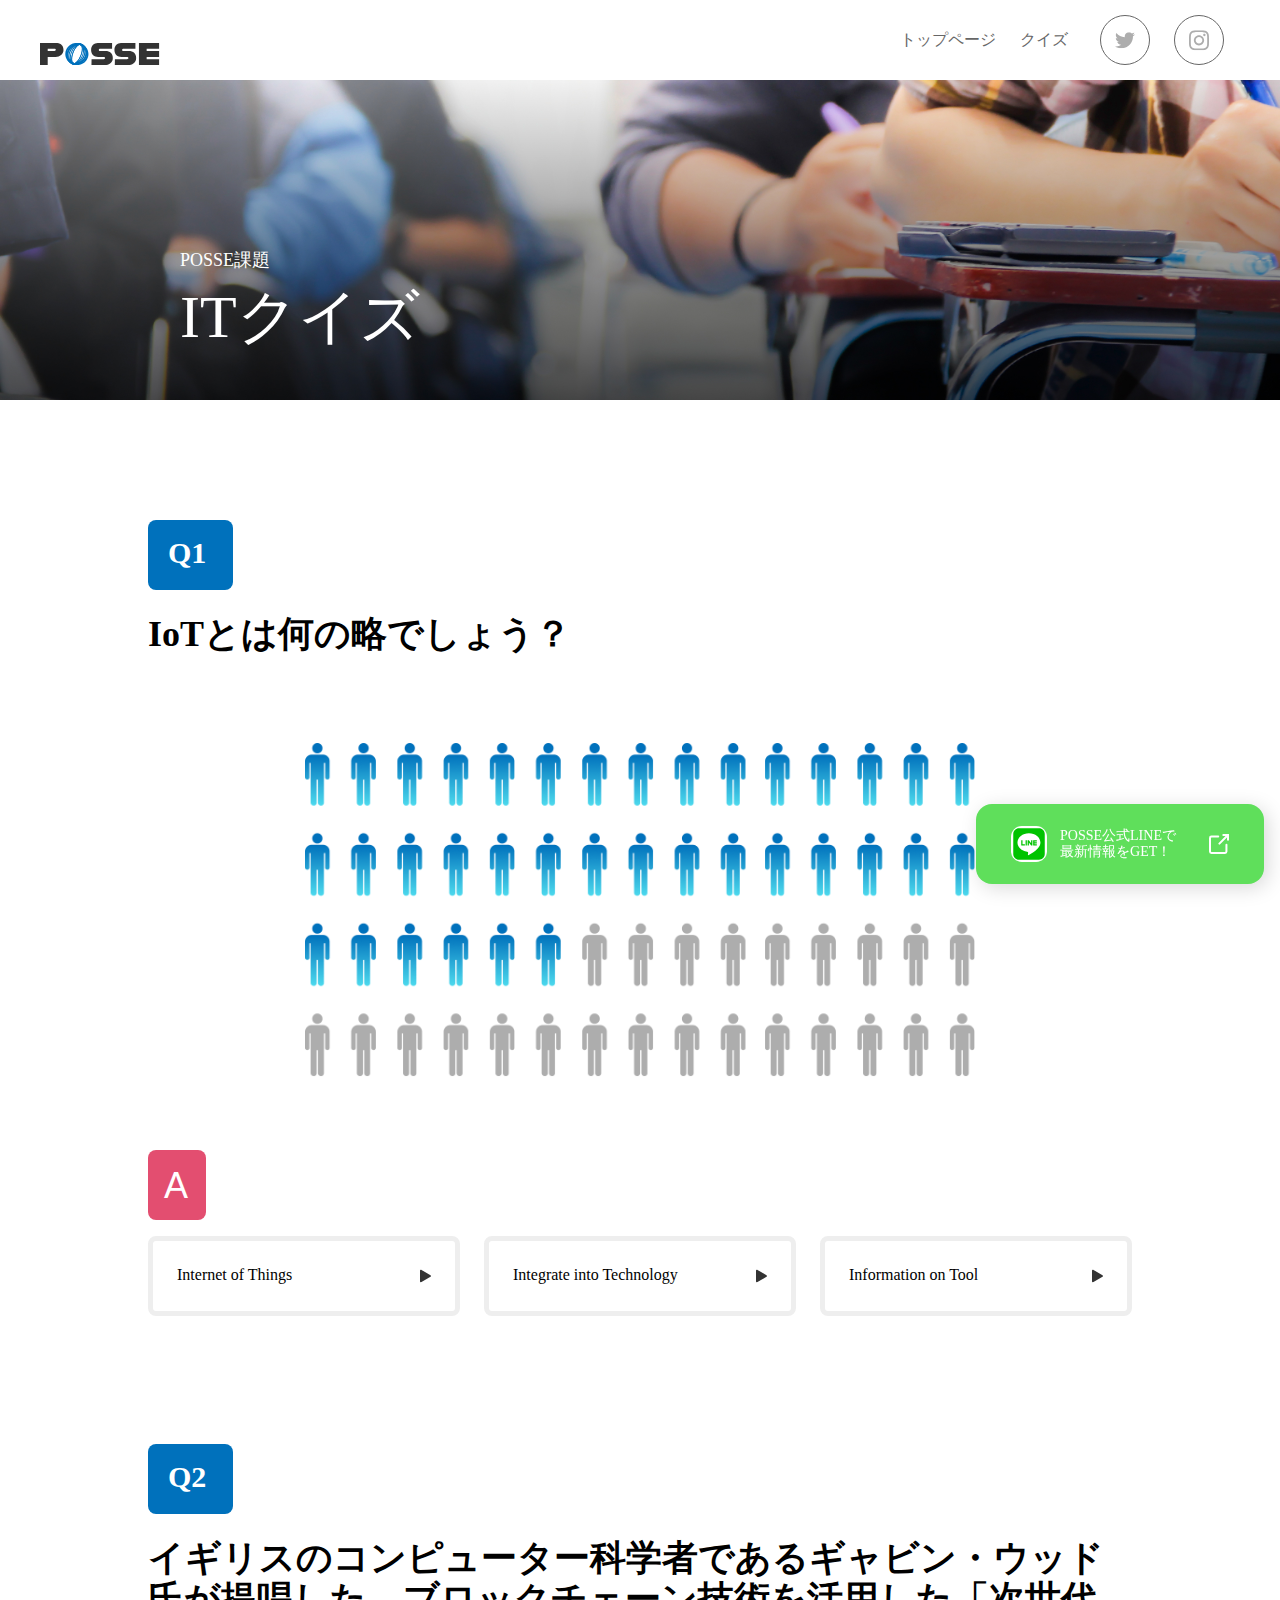
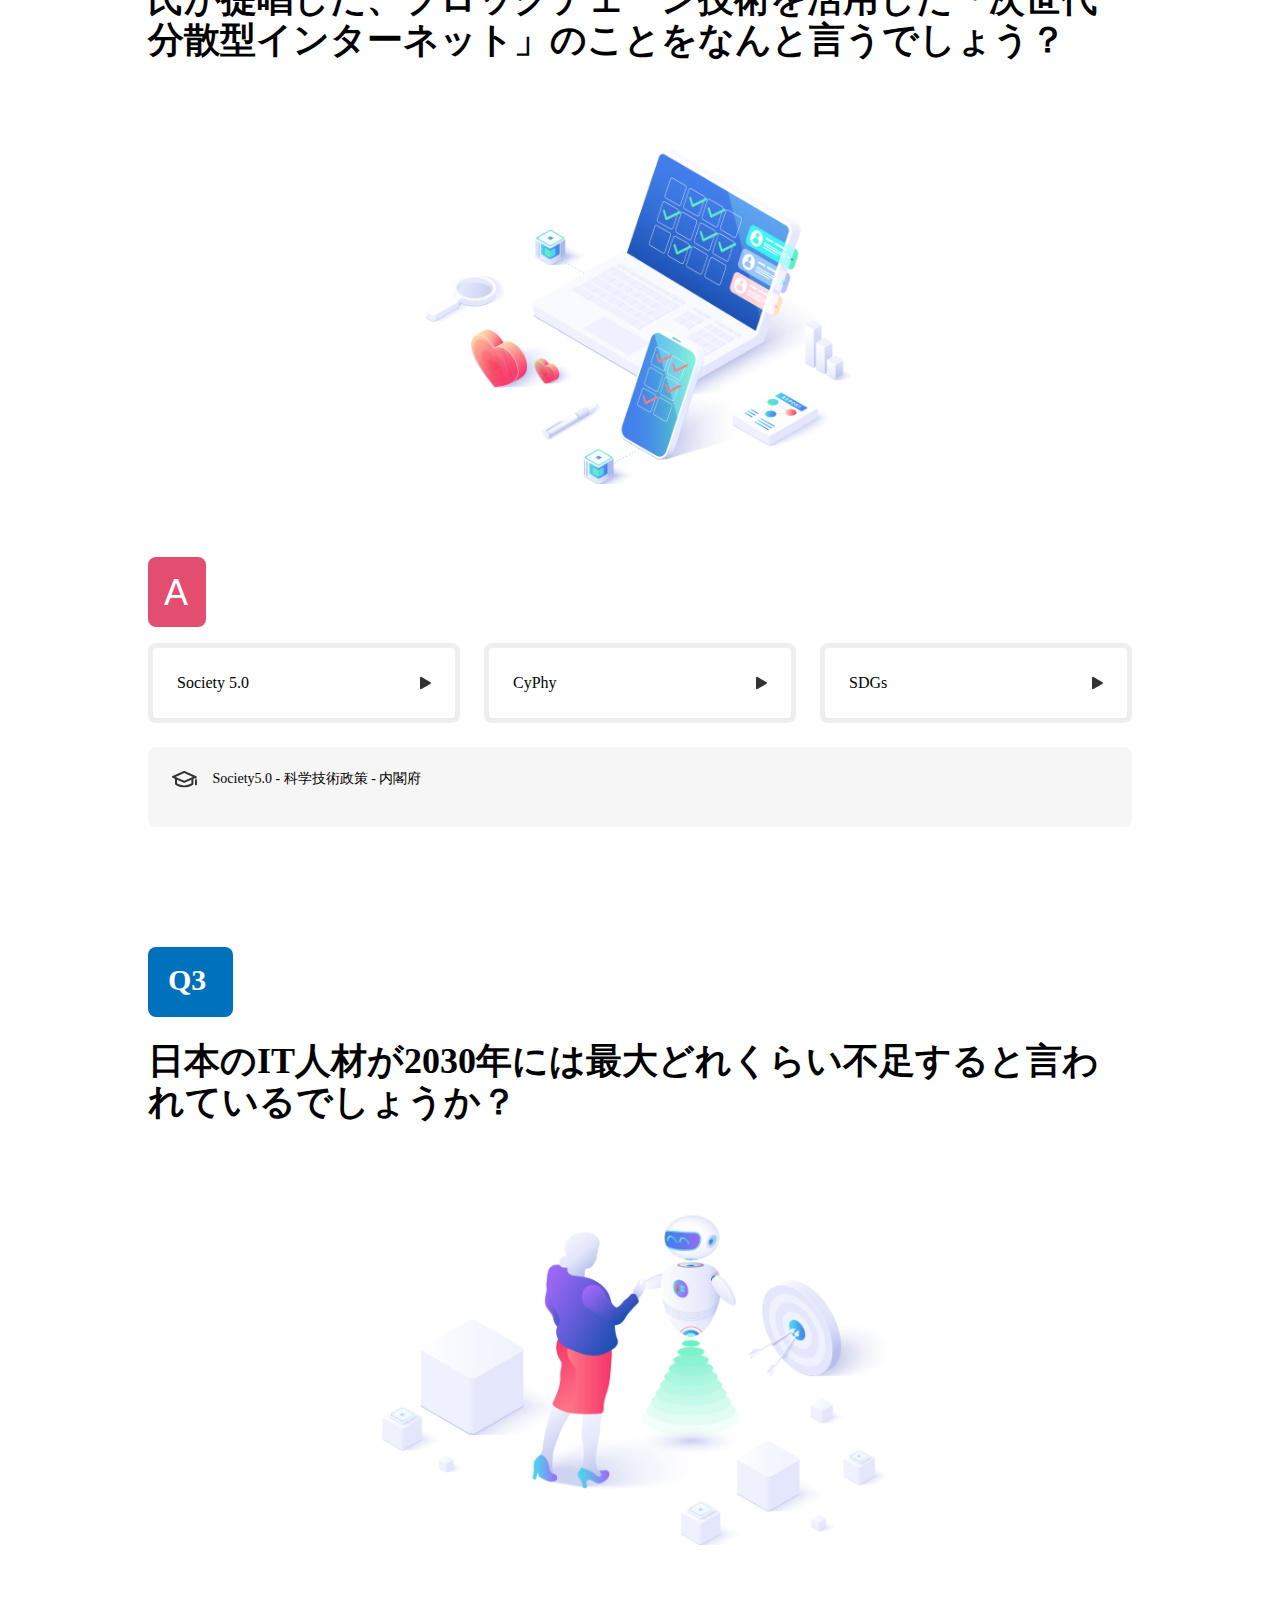
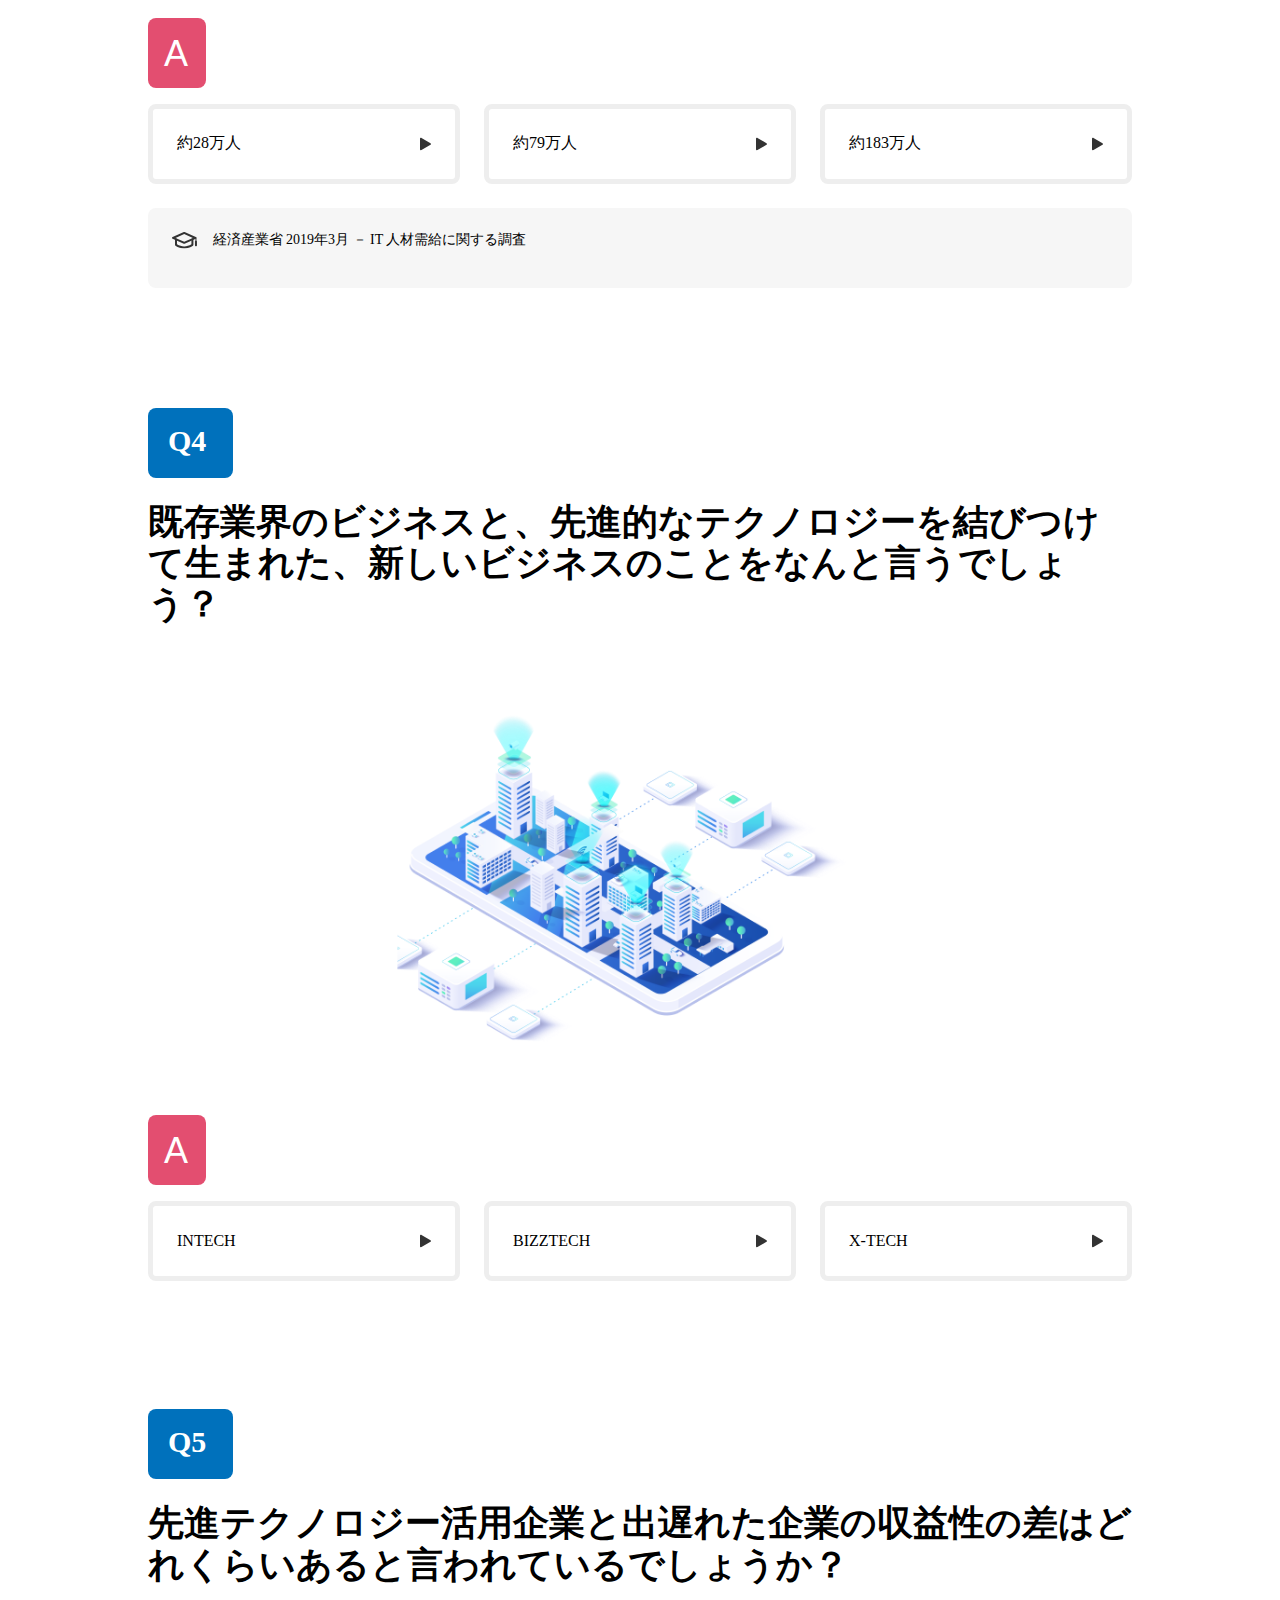
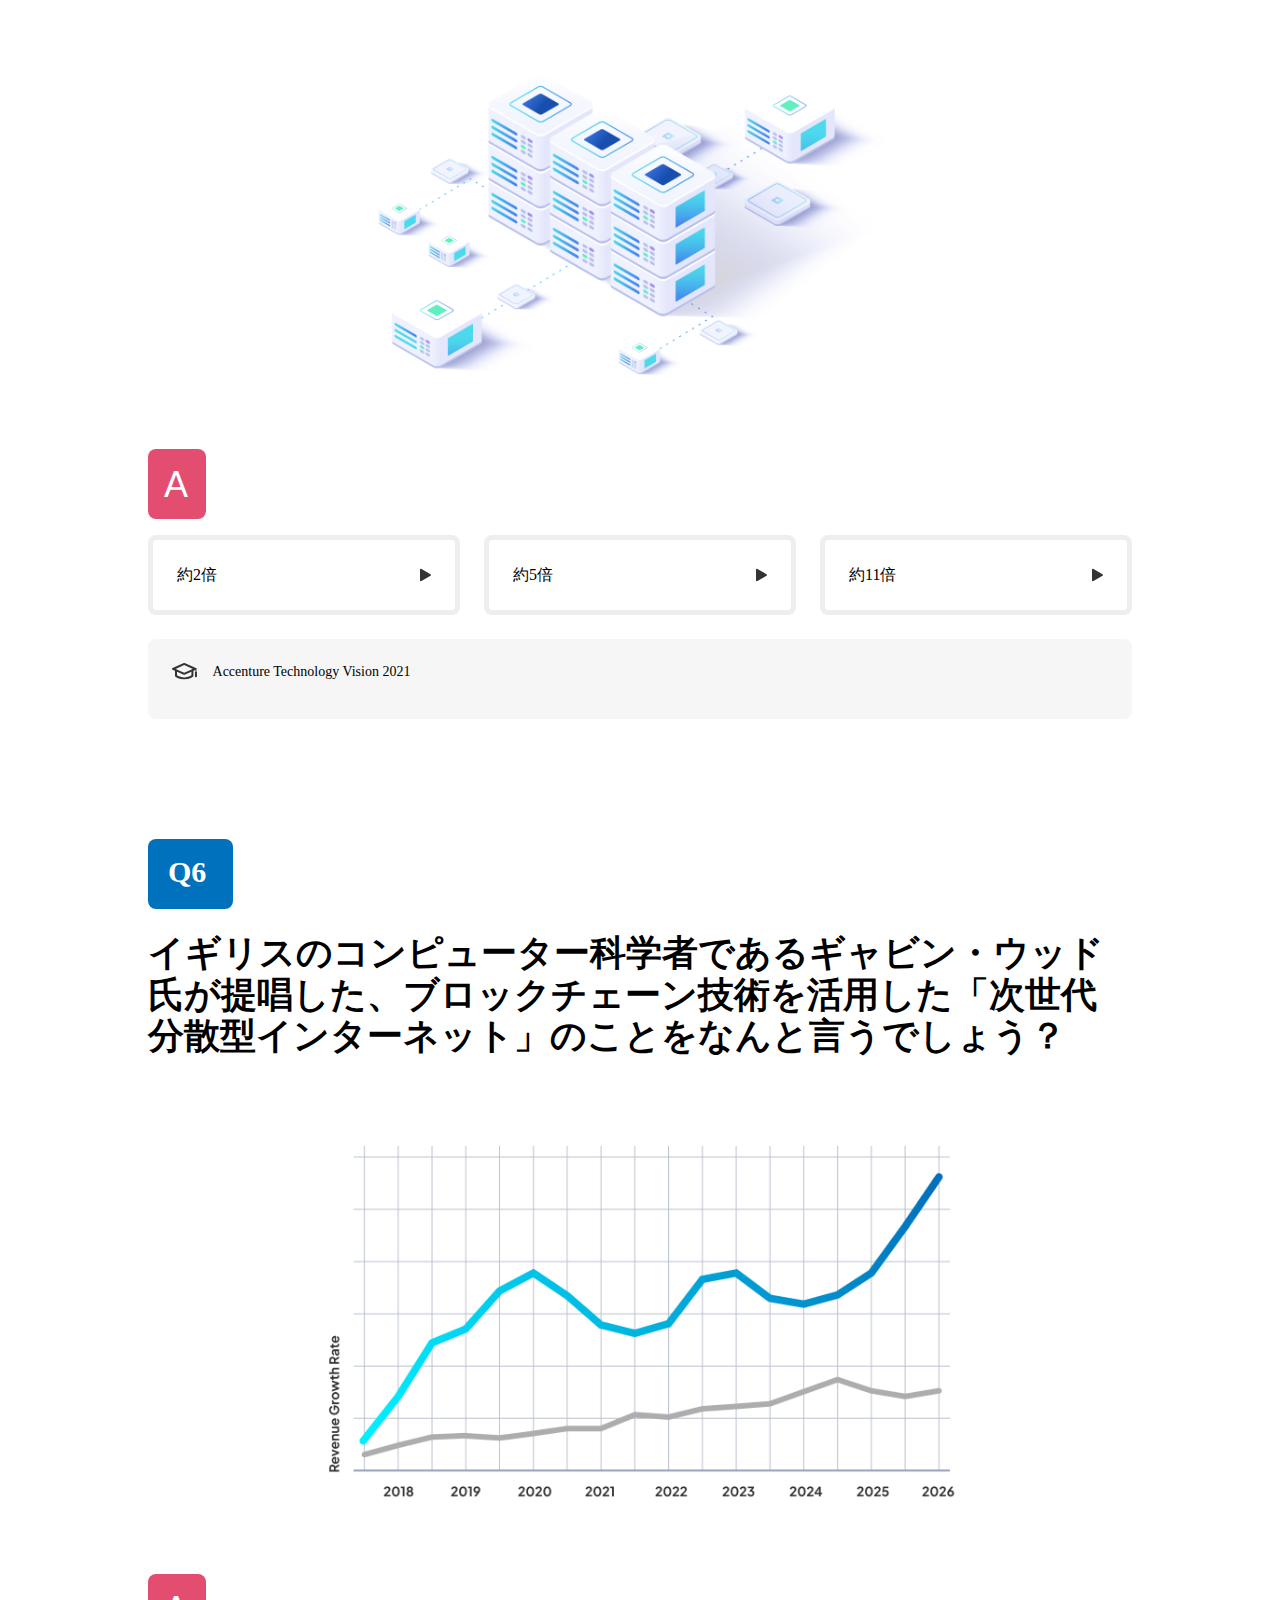
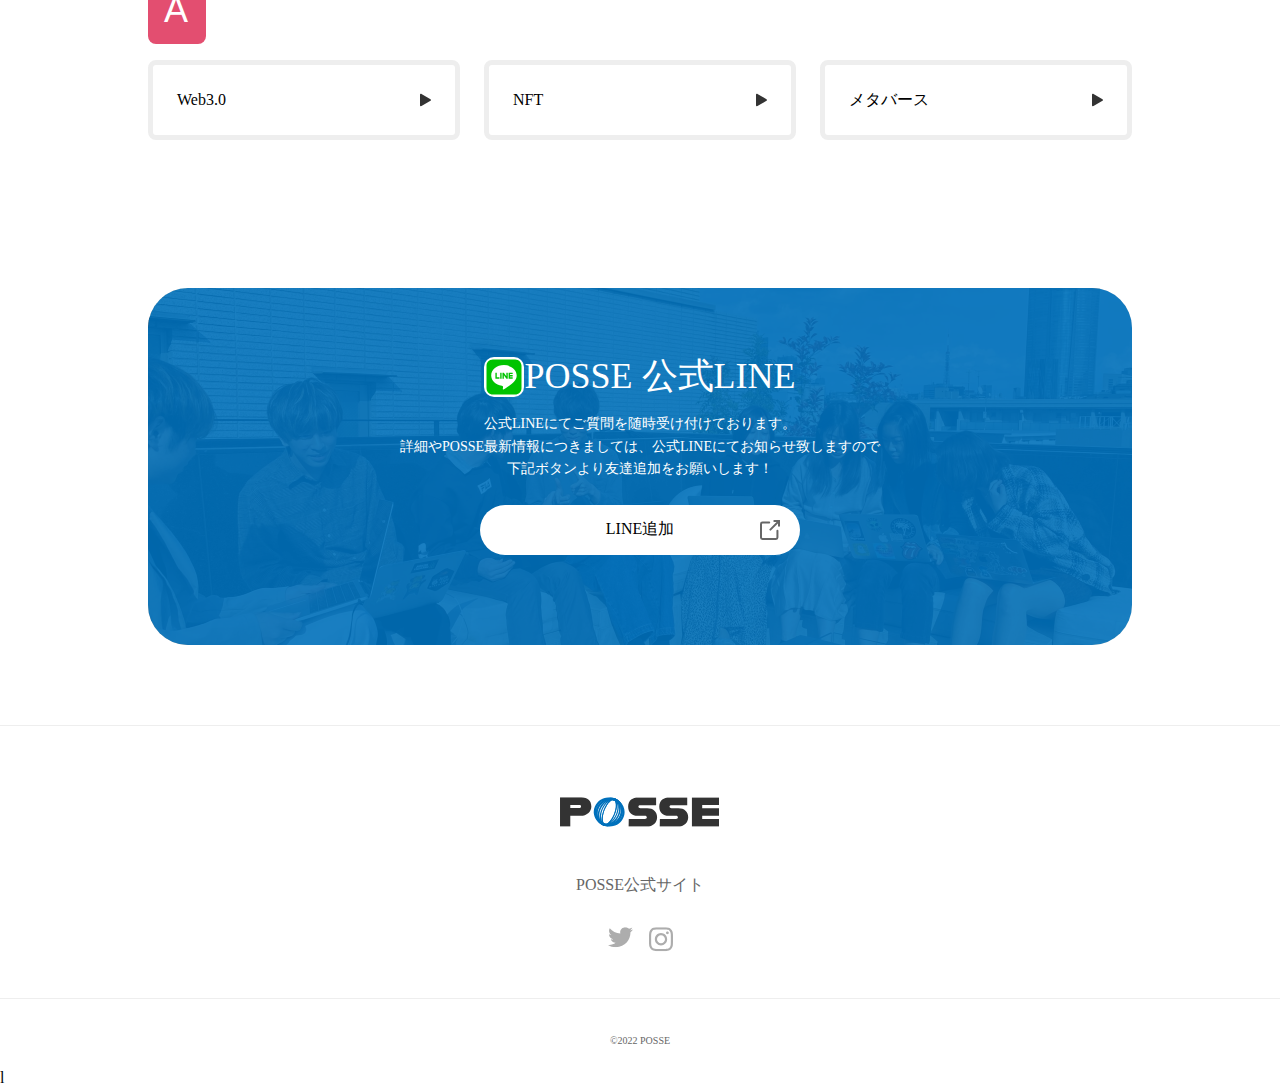
<file: assets-ph1-website-main/index.html>
<!DOCTYPE html>
<html lang="ja">
<head>
  <meta charset="UTF-8">
  <meta http-equiv="X-UA-Compatible" content="IE=edge">
  <meta name="viewport" content="width=device-width, initial-scale=1.0">
  <script src="../assets-ph1-website-main/quiz.js" defer></script>
  <link rel="stylesheet" href="../assets-ph1-website-main/reset2.css">
  <link rel="stylesheet" href="../assets-ph1-website-main/style.css">
  <link rel="preconnect" href="https://fonts.googleapis.com">
  <link rel="preconnect" href="https://fonts.gstatic.com"   crossorigin>
  <link href="https://fonts.googleapis.com/css2?family=Noto+Sans  +JP:wght@500&display=swap" rel="stylesheet">
  <link rel="preconnect" href="https://fonts.googleapis.com">
  <link rel="preconnect" href="https://fonts.gstatic.com"   crossorigin>
  <link href="https://fonts.googleapis.com/css2?family=Plus+Jakarta +Sans&display=swap" rel="stylesheet">
  <title>クイズ３</title>
</head>
<body>
  <header>
    <h1><img class="posselogo" src="../assets-ph1-website-main/img/logo.svg"></h1>
    <ul class="headerR">
      <div class="RightL">
        <li>トップページ</li>
        <li>クイズ</li>
      </div>
      <div class="RightR">
        <li>
        <div href="https://twitter.com/posse_program" class="twitterLink">
          <img class="circle" src="./img/icon/icon-twitter.svg">
        </div>
      </li>
      <li>
        <div href="https://www.instagram.com/posse_programming/" class="instaLink">         
          <img class="circle" src="./img/icon/icon-instagram.svg">
        </div>
      </li>
      </div>
    </ul>
  </header>

  <div class="itQuiz">
    <div class="itQuizContainer">
      <div class="itQuizDetail">
        <h2 class="PosseWork">POSSE課題</h2>
        <p class="itQuizParagraph">ITクイズ</p>
      </div>
    </div>
  </div>

  <div id="js-quizContainer"></div> 

  <footer>
    <div class="lineIntroduce">
      <div class="lineIntroduceContainer">
          <h2 class="posseOfficial"><img src="./img/icon/icon-line.svg" alt="" class="LINE">POSSE 公式LINE</h2>
          <p class="info">公式LINEにてご質問を随時受け付けております。<br>
            詳細やPOSSE最新情報につきましては、公式LINEにてお知らせ致しますので<br>
            下記ボタンより友達追加をお願いします！</p>
            <a href="https://line.me/R/ti/p/@651htnqp?from=page">
              <div class="lineAdd">
                <p>LINE追加</p>
                <p class="jump"><img src="./img/icon/icon-link-gray-dark.svg" alt=""></p>
              </div>
            </a>
        </div>
      </div>
    <div class="footerOne">
      <div class="footerPosselogo">
        <img class="posselogo2" src="../assets-ph1-website-main/img/logo.svg">
      </div>
      <div class="snsText">POSSE公式サイト</div>
      <ul class="sns">
        <li><a href="https://twitter.com/posse_program"><img src="./img/icon/icon-twitter.svg"></a></li>
        <li><a href="https://www.instagram.com/posse_programming/"><img src="./img/icon/icon-instagram.svg"></a></li>
      </ul>
    </div>
    <div class="footerTwo">
      <p>&copy;2022 POSSE</p>
    </div>
    <div class="bannarParent">
      <div class="bannar">
        <ul class="bannarDeatail">
          <li><img src="./img/icon/icon-line.svg" alt="" class="lineAddTwo"></li>
          <li><p>POSSE公式LINEで<br>最新情報をGET！</p></li>
          <li><img src="./img/icon/icon-link-light.svg" alt="" class="bannarJump"></li>
        </ul>       
      </div>
    </div>
  </footer>
</body>
</html>l
</file>
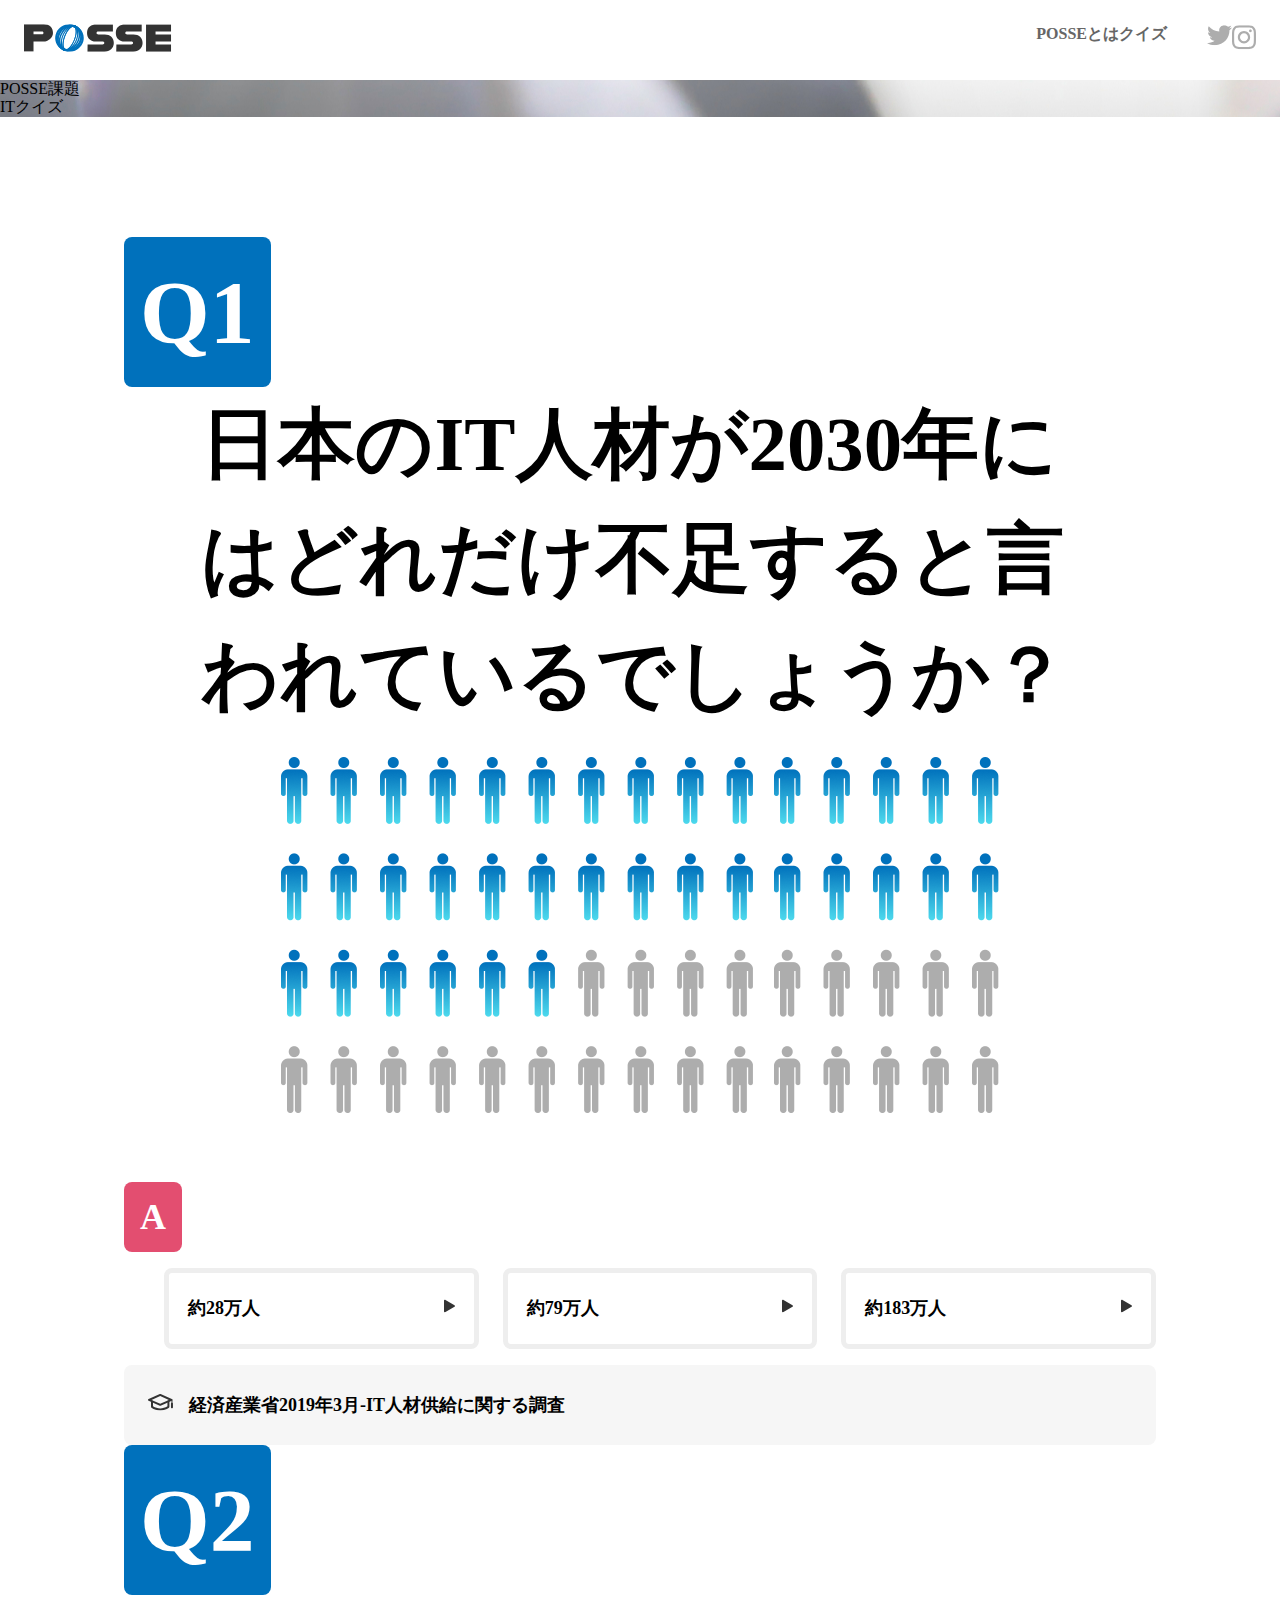
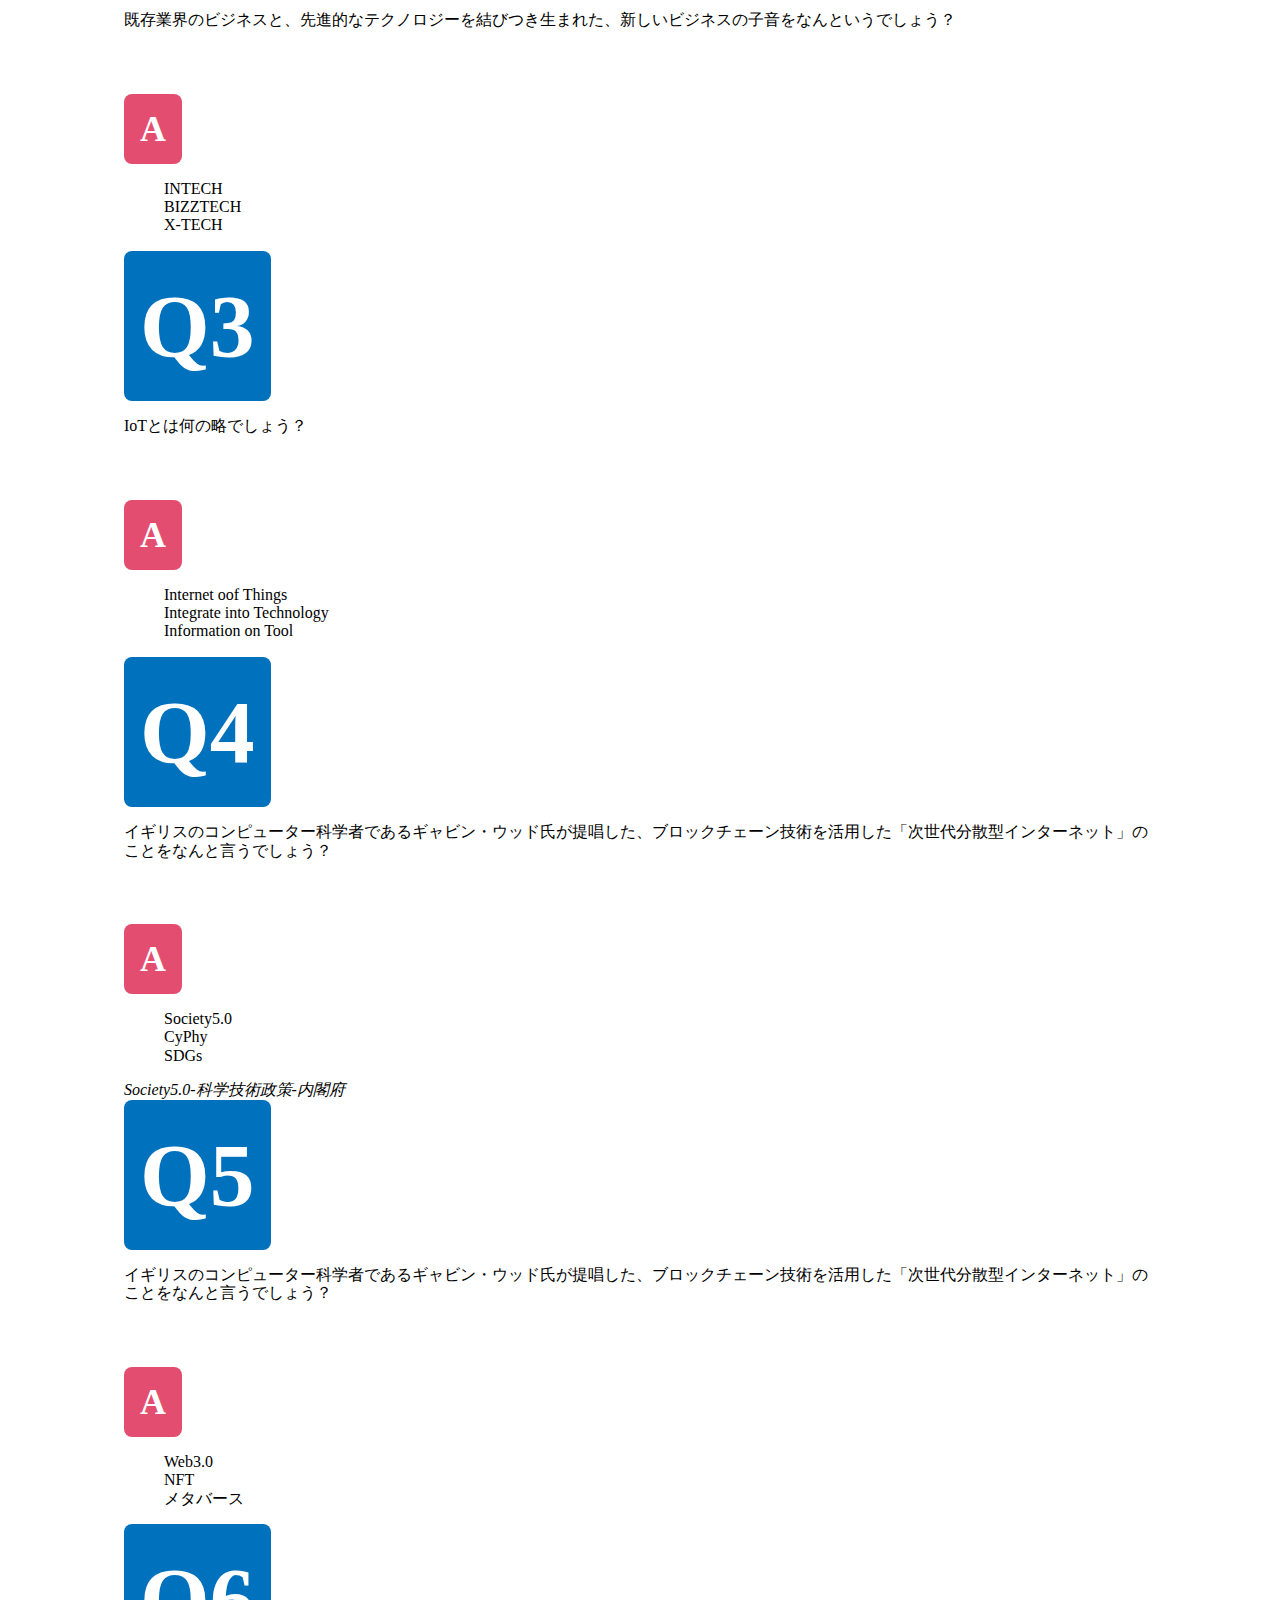
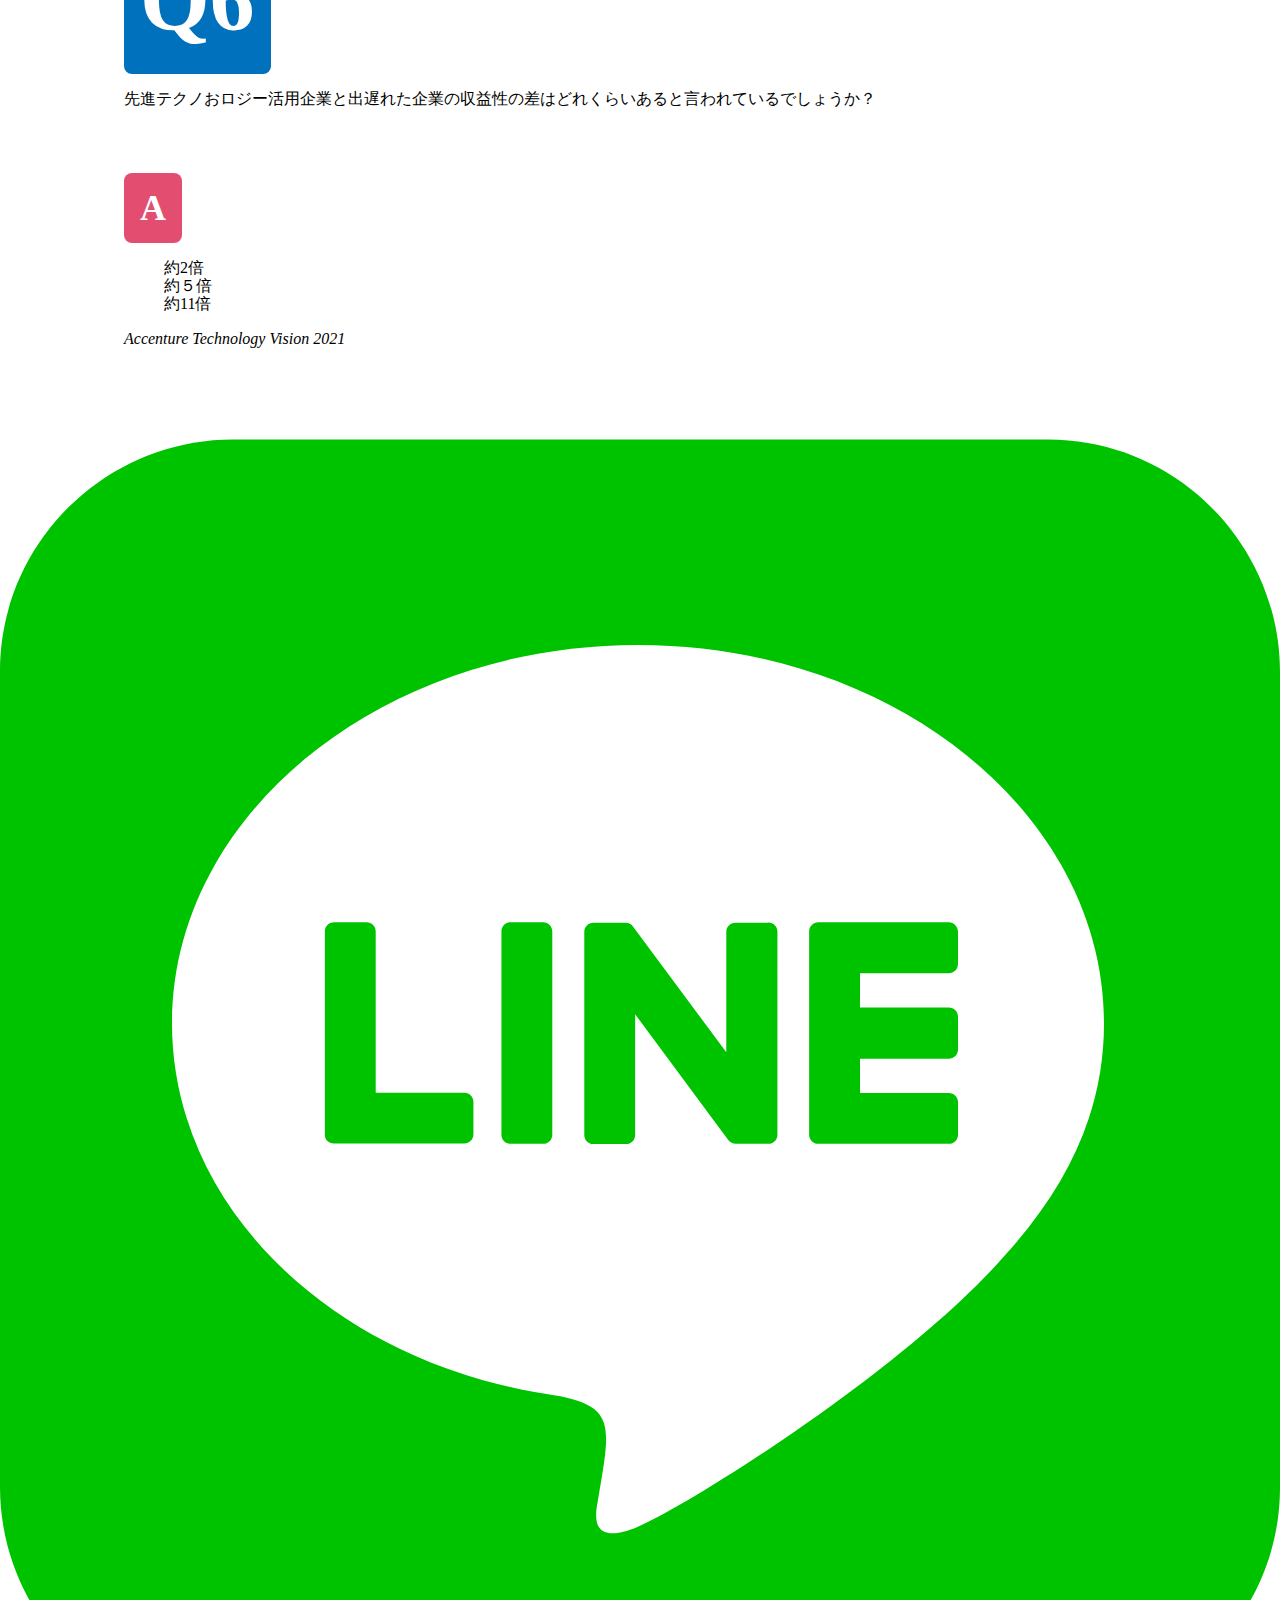
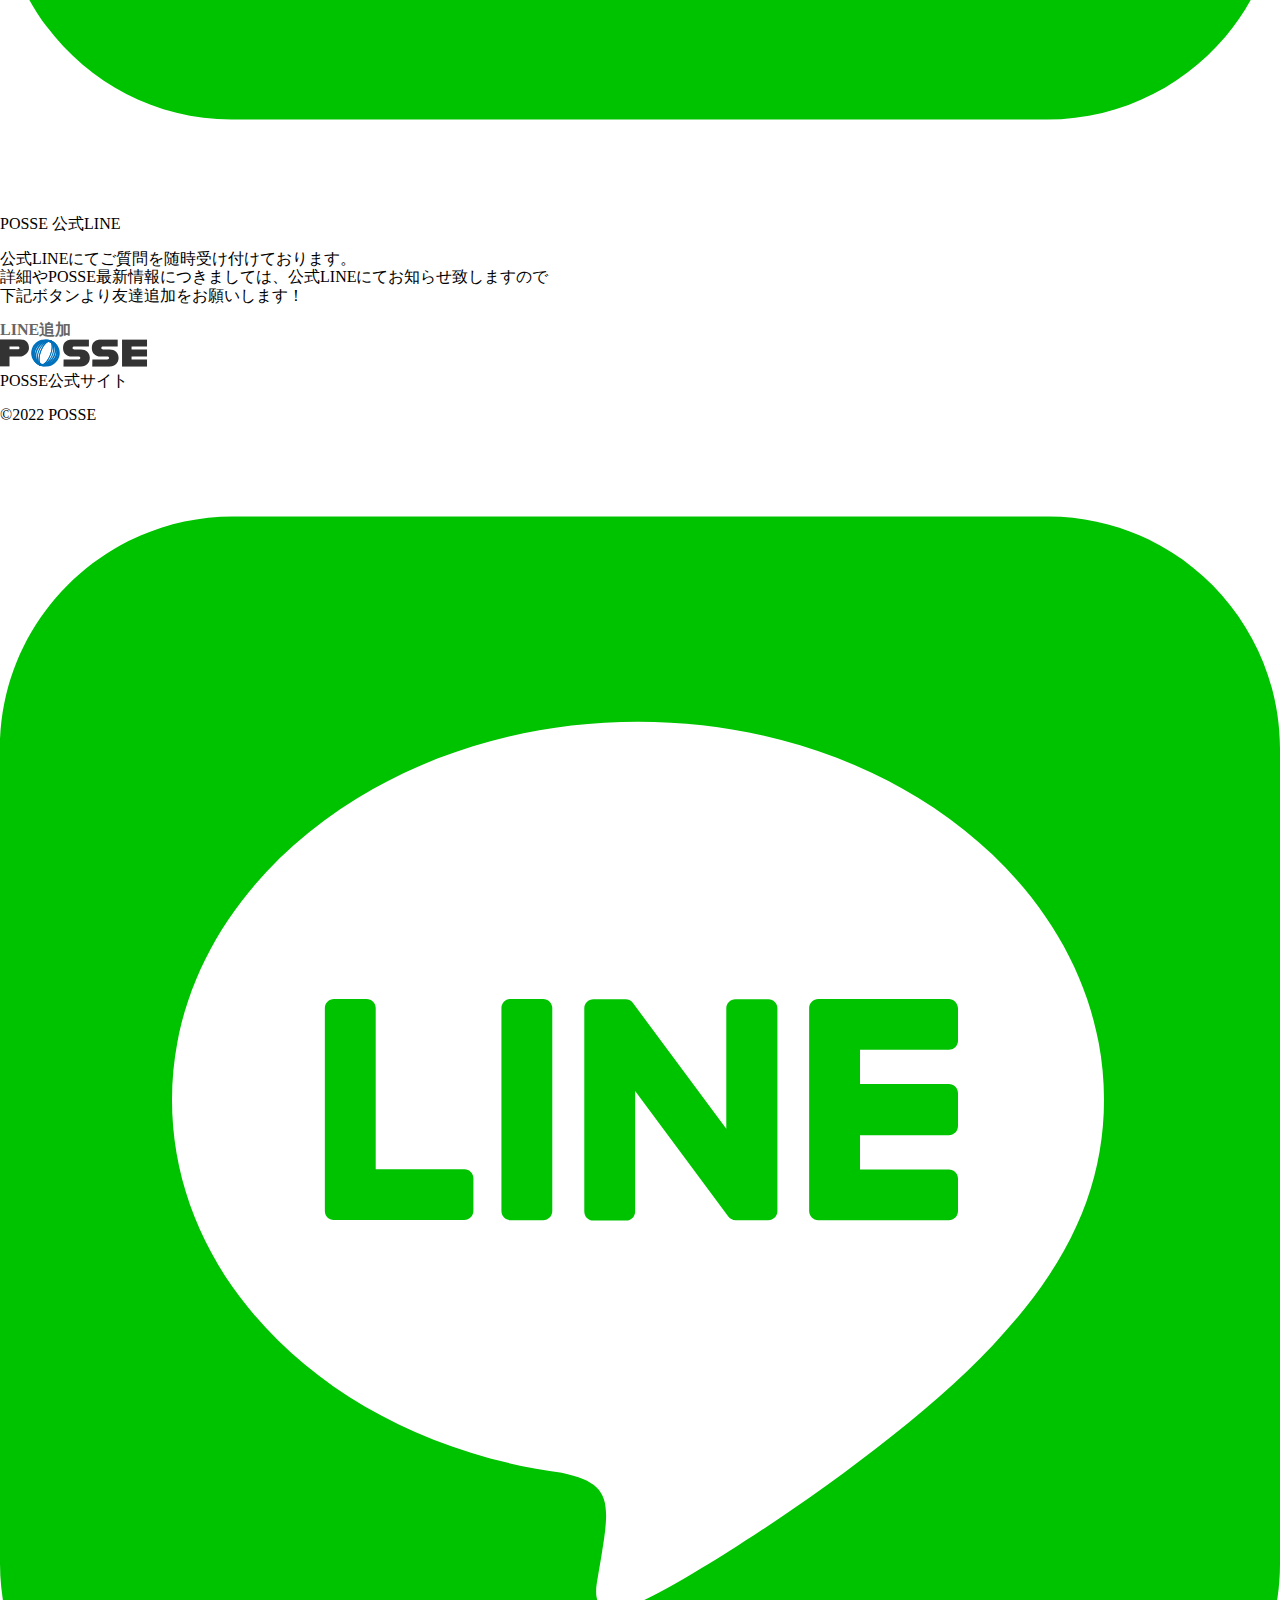
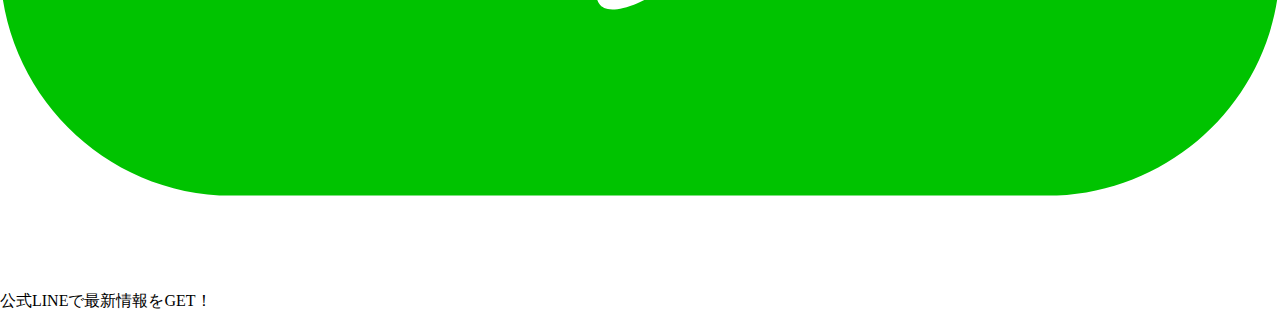
<file: quiz/index.html>
<!DOCTYPE html>
<html lang="ja">

<head>
  <meta charset="UTF-8">
  <meta http-equiv="X-UA-Compatible" content="IE=edge">
  <meta name="viewport" content="width=device-width, initial-scale=1.0">
  <title>ITクイズ | POSSE 初めてのWeb制作</title>
  <link rel="stylesheet" href="../assets-ph1-website-main/reset.css">
  <link rel="stylesheet" href="style.css">
</head>

<body>
  <header class="p-header">
    <div class="posse-logo"><img src="../assets-ph1-website-main/img/logo.svg" alt="POSSE"></div>
    <div class="header-top">
      <nav class="nav-web">
        <ul class="navi">
          <li>
            <a href="">POSSEとは</a>
          </li>
          <li>
            <a href="">クイズ</a>
          </li>
        </ul>
      </nav>
      <div>
        <ul class="navi">
          <li>
            <a href=""><img src="../assets-ph1-website-main/img/icon/icon-twitter.svg" alt=""></a>
          </li>
          <li>
            <a href=""><img src="../assets-ph1-website-main/img/icon/icon-instagram.svg" alt=""></a>
          </li>
        </ul>
      </div>
    </div>
  </header>

  <main>
    <section class="headline">
      <div p-main-text-color>POSSE課題</div>
      <div>ITクイズ</div>
    </section>

    <section class="quiz">

      <section data-quiz="0" class="js-quiz">
        <div class="question">
          <div>
            <div class="Q">Q1</div>
            <p class="p-text">日本のIT人材が2030年にはどれだけ不足すると言われているでしょうか？</p>
          </div>
          <figure class="img"><img src="../assets-ph1-website-main/img/quiz/img-quiz01.png" alt=""></figure>
        </div>
        <div class="answer">
          <div class="A">A</div>
          <div>
            <ul class="choices">
              <li><button class="p-button js-answer">約28万人<i class="icon"></i></button></li>
              <li><button class="p-button js-answer">約79万人<i class="icon"></i></button></li>
              <li><button class="p-button js-answer">約183万人<i class="icon"></i></button></li>
            </ul>
          </div>
        </div>
        <cite><i class="icon2"></i>経済産業省2019年3月-IT人材供給に関する調査</cite>
      </section>

      <section data-quiz="1">
        <div class="question">
          <div class="Q">Q2</div>
          <p>既存業界のビジネスと、先進的なテクノロジーを結びつき生まれた、新しいビジネスの子音をなんというでしょう？</p>
        </div>
        <div class="answer">
          <div class="A">A</div>
          <div>
            <ul>
              <li>INTECH</li>
              <li>BIZZTECH</li>
              <li>X-TECH</li>
            </ul>
          </div>
        </div>
      </section>

      <section data-quiz="2">
        <div class="question">
          <div class="Q">Q3</div>
          <p>IoTとは何の略でしょう？</p>
        </div>
        <div class="answer">
          <div class="A">A</div>
          <div>
            <ul>
              <li>Internet oof Things</li>
              <li>Integrate into Technology</li>
              <li>Information on Tool</li>
            </ul>
          </div>
        </div>
      </section>

      <section data-quiz="3">
        <div class="question">
          <div class="Q">Q4</div>
          <p>イギリスのコンピューター科学者であるギャビン・ウッド氏が提唱した、ブロックチェーン技術を活用した「次世代分散型インターネット」のことをなんと言うでしょう？</p>
          <div class="answer">
            <div class="A">A</div>
            <div>
              <ul>
                <li>Society5.0</li>
                <li>CyPhy</li>
                <li>SDGs</li>
              </ul>
            </div>
          </div>
          <i>Society5.0-科学技術政策-内閣府</i>
        </div>
      </section>

      <section data-quiz="4">
        <div class="question">
          <div class="Q">Q5</div>
          <p>イギリスのコンピューター科学者であるギャビン・ウッド氏が提唱した、ブロックチェーン技術を活用した「次世代分散型インターネット」のことをなんと言うでしょう？</p>
          <div class="answer">
            <div class="A">A</div>
            <div>
              <ul>
                <li>Web3.0</li>
                <li>NFT</li>
                <li>メタバース</li>
              </ul>
            </div>
          </div>
        </div>
      </section>

      <section data-quiz="5">
        <div class="question">
          <div class="Q">Q6</div>
          <p>先進テクノおロジー活用企業と出遅れた企業の収益性の差はどれくらいあると言われているでしょうか？</p>
        </div>
        <div class="answer">
          <div class="A">A</div>
          <div>
            <ul>
              <li>約2倍</li>
              <li>約５倍</li>
              <li>約11倍</li>
            </ul>
          </div>
        </div>
        <i>Accenture Technology Vision 2021</i>
      </section>
    </section>

    <section>
      <div>
        <img src="../assets-ph1-website-main/img/icon/icon-line.svg" alt="">
      </div>
      <div>POSSE 公式LINE</div>
      <p>公式LINEにてご質問を随時受け付けております。<br>
        詳細やPOSSE最新情報につきましては、公式LINEにてお知らせ致しますので<br>
        下記ボタンより友達追加をお願いします！</p>
      <a href="https://line.me/R/ti/p/@651htnqp?from=page">LINE追加</a>
    </section>
  </main>

  <footer>
    <section>
      <img src="../assets-ph1-website-main/img/logo.svg" alt="">
      <div>POSSE公式サイト</div>
      <ul>
        <li>
          <a href=""></a>
        </li>
        <li>
          <a href=""></a>
        </li>
      </ul>
    </section>
    <section>&copy;2022 POSSE</section>
    <section>
      <div>
        <img src="../assets-ph1-website-main/img/icon/icon-line.svg" alt="">
      </div>
      <div>公式LINEで最新情報をGET！</div>
    </section>
  </footer>
</body>

</html>
</file>
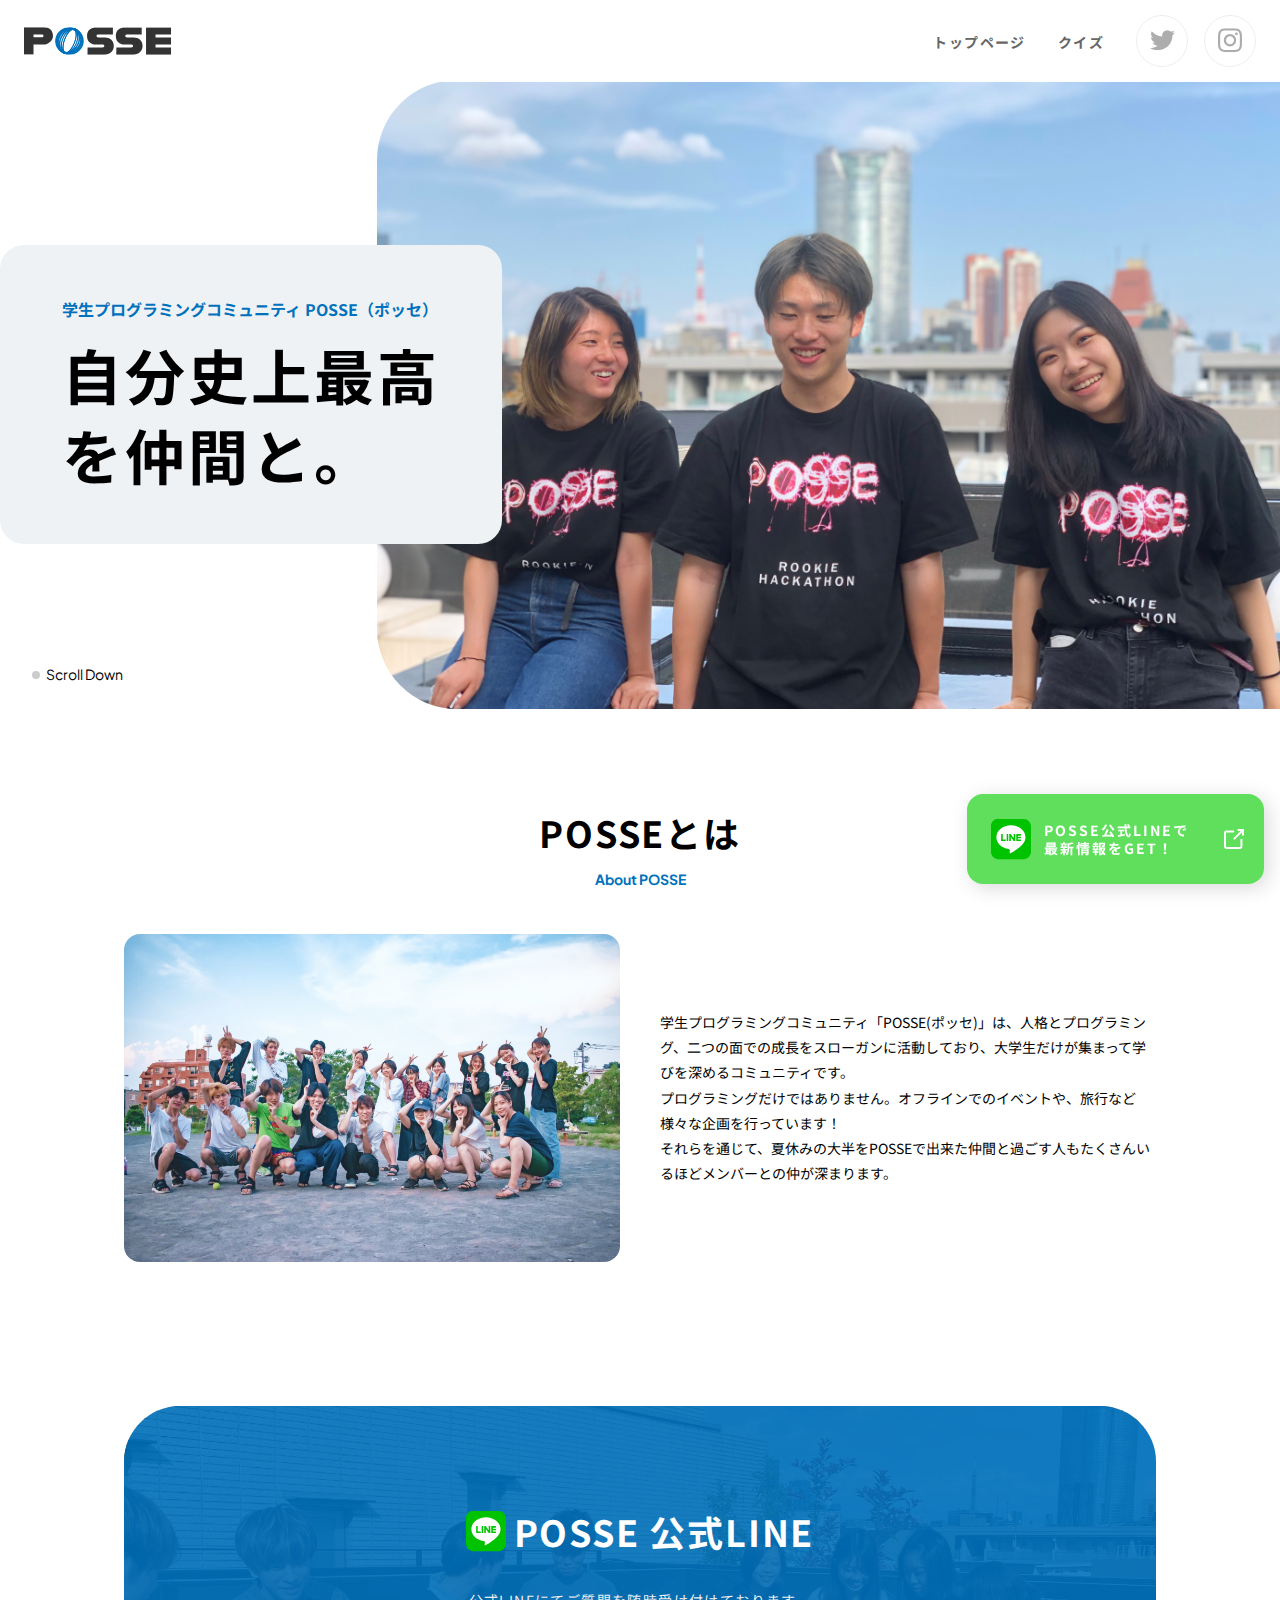
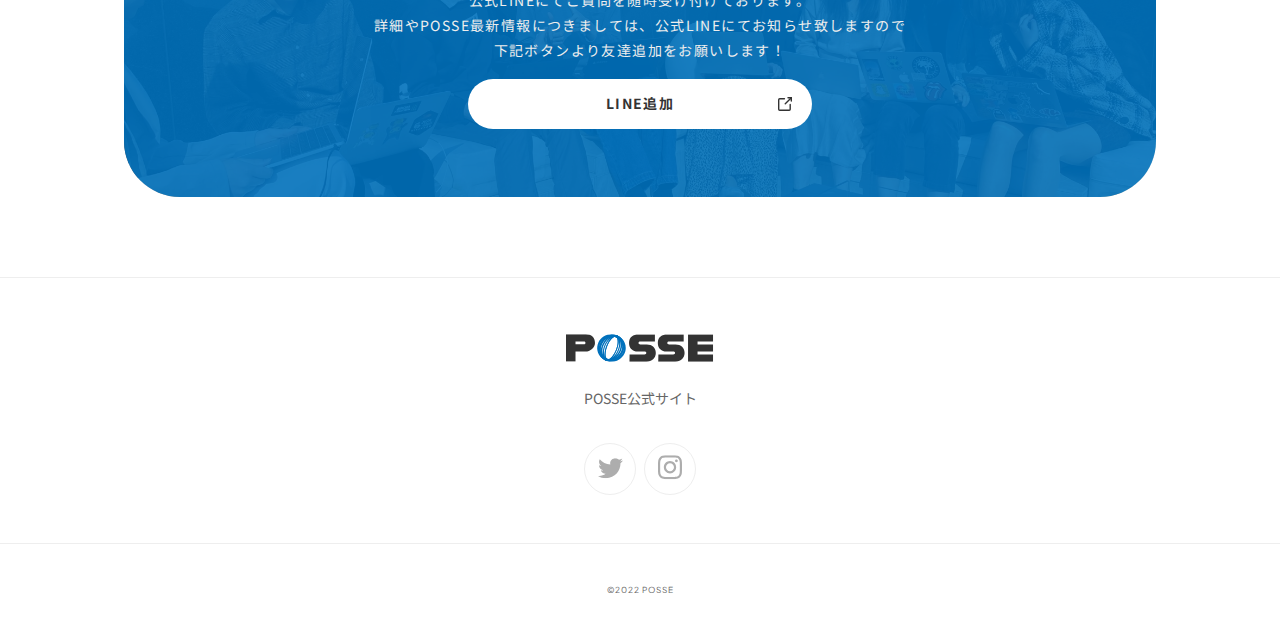
<file: toppage/index.html>
<!DOCTYPE html>
<html lang="ja">

<head>
  <meta charset="UTF-8">
  <meta http-equiv="X-UA-Compatible" content="IE=edge">
  <meta name="viewport" content="width=device-width, initial-scale=1.0">
  <link rel="preconnect" href="https://fonts.googleapis.com">
  <link rel="preconnect" href="https://fonts.gstatic.com" crossorigin>
  <link
  href="https://fonts.googleapis.com/css2?family=Noto+Sans+JP:wght@400;700&family=Plus+Jakarta+Sans:wght@400;700&display=swap"
  rel="stylesheet">
  <link rel="stylesheet" href="style.css">
  <title>POSSE 初めてのWeb制作</title>
</head>

<body>
  <header class="l-header p-header">
    <div class="p-header_logo"><img src="../assets-ph1-website-main/img/logo.svg" alt="POSSE"></div>
    <nav class="p-header_nav">
      <ul class="p-header_nav_list">
        <li class="p-header_nav_item">
          <a href="./" class="p-header_nav_item_link">トップページ</a>
         <!-- ./ -> ./index.html -->
        </li>
        <li class="p-header_nav_item">
          <a href="/quizpage/index.html" class="p-header_nav_item_link">クイズ</a>
        </li>
      </ul>
    </nav>
    <ul class="p-header_sns p-sns">
      <li class="p-sns_item">
        <a href="https://twitter.com/posse_program" target="_blank" rel="noopener noreferrer" class="p-sns_item_link" aria-label="Twitter">
          <i class="u-icon_twitter"></i>
        </a>
      </li>
      <li class="p-sns_item">
        <a href="http://www.instagram.com/posse_programming/" target="_blank" rel="noopener noreferrer" class="p-sns_item_link" aria-label="instagram">
          <i class="u-icon_instagram"></i>
        </a>
      </li>
    </ul>
  </header>
  
  <main class="l-main">
    <section class="p-top-hero">
      <div class="p-top-hero_inner">
        <div class="p-top-hero_body">
          <h1 class="p-top-hero_body_title">学生プログラミングコミュニティ POSSE（ポッセ）</h1>
          <span class="p-top-hero_body_catchcopy">自分史上最高<br>を仲間と。</span>
        </div>
        <picture class="p-top-hero_image">
          <img src="../assets-ph1-website-main/img/img-hero.jpg" alt="">
        </picture>
        <div class="p-top-hero_scroll">Scroll Down</div>
      </div>
    </section>
    
    <div class="p-top-container">
      <section class="l-section p-top-about">
        <div class="l-container">
          <h2 class="p-heading">
            POSSEとは<span class="p-heading_caption" lang="en" aria-hidden="true">About POSSE</span>
          </h2>
          <div class="p-top-about_body">
            <picture class="p-top-about_image">
              <img src="../assets-ph1-website-main/img/img-about.jpg" alt="POSSEメンバー集合写真">
            </picture>
            <!-- なんでpictureタグを使っているのか -->
            <div class="p-top-about_content">
              <p>学生プログラミングコミュニティ「POSSE(ポッセ)」は、人格とプログラミング、二つの面での成長をスローガンに活動しており、大学生だけが集まって学びを深めるコミュニティです。<br>プログラミングだけではありません。オフラインでのイベントや、旅行など様々な企画を行っています！<br>それらを通じて、夏休みの大半をPOSSEで出来た仲間と過ごす人もたくさんいるほどメンバーとの仲が深まります。
              </p>
            </div>
          </div>
        </div>
      </section>
    </div>
  </main>
  
  <div class="p-line">
    <div class="l-container">
      <div class="p-line_body">
        <div class="p-line_body_inner">
          <h2 class="p-heading -light p-line_title"><i class="u-icon_line"></i>POSSE 公式LINE</h2>
          <div class="p-line_content">
            <p>公式LINEにてご質問を随時受け付けております。<br>詳細やPOSSE最新情報につきましては、公式LINEにてお知らせ致しますので<br>下記ボタンより友達追加をお願いします！</p></div>
            <div class="p-line_footer">
              <a href="https://line.me/R/ti/p/@651htnqp?from=page" target="_blank" rel="noopener noreferrer" class="p-line_button">LINE追加<i class="u-icon_link"></i></a>
            </div>
          </div>
        </div>
      </div>
    </div>
    
    <footer class="l-footer p-footer">
      <div class="p-fixedLine">
        <a href="http://line.me/R/ti/p/@651htnqp?from=page" target="_blank" rel="noopener noreferrer" class="p-fixedLine_link">
          <i class="u-icon_line"></i>
          <p class="p-fixedLine_line_text">POSSE公式LINEで<br>最新情報をGET！</p>
          <i class="u-icon_link"></i>
        </a>
      </div>
      <div class="l-footer_inner">
        <div class="p-footer_siteinfo">
          <span class="p-footer_logo">
            <img src="../assets-ph1-website-main/img/logo.svg" alt="POSSE">
          </span>
          <a href="http://posse-ap.com/" target="_blank" rel="noopener noreferrer" class="p-footer_siteinfo_link">POSSE公式サイト</a>
        </div>
        <div class="p-footer_sns">
          <ul class="p-sns_list p-footer_sns_list">
            <li class="p-sns_item">
              <a href="http://twitter.com/posse_program" target="_blank" rel="noopener noreferrer" class="p-sns_item_link" aria-label="Twitter">
                <i class="u-icon_twitter"></i>
              </a>
            </li>
            <li class="p-sns_item">
              <a href="http://www.instagram.com/posse_programming/" target="_blank" rel="noopener noreferrer" class="p-sns_item_link" aria-label="instagram">
                <i class="u-icon_instagram"></i>
              </a>
            </li>
          </ul>
        </div>
      </div>
      <div class="p-footer_copyright">
        <small lang="en">©︎2022 POSSE</small>
      </div>
    </footer>
  </body>
  
  </html>
</file>
<file: assets-ph1-website-main/style.css>
html {
  box-sizing: border-box;
}

.js-quiz{
  padding: 0 16px;
}


.posselogo{
  width: 120px;
  height: 24px;
  margin: 16px;
}

.phoneHeader{
  display: flex;
  justify-content: space-between;
}

header{
  height: 60px;
  /* display: flex; */
  position: sticky;
  background-color: white;
  width: 100%;
  top: 0;
}



.clicked::after{
  top: 50%;
  transform-origin: 6px;
  transform: translate(0%, -50%) rotate(-45deg);
}

.clicked::before{
  top: 50%;
  transform-origin: 6px;
  transform: translate(0%, -50%) rotate(45deg);
}

.headerButton{
  height: 40px;
  position: fixed;
  right: 36px;
  top: 8px;
  width: 40px;
  z-index: 1000;
}

.headerButton::before{
  transform-origin: 6px;
  background-color: #333;
  content: "";
  display: block;
  height: 1px;
  left: 50%;
  position: absolute;
  transition: transform 0.4s, top 0.4s;
  width: 34px;
  top: 12px;
}

.headerButton::after{
  transform-origin: 6px;
  background-color: #333;
  content: "";
  display: block;
  height: 1px;
  left: 50%;
  position: absolute;
  transition: transform 0.4s, top 0.4s;
  width: 34px;
  top: 28px;
}

.headerR{
  display: none;
}

.itQuiz{
  background-image: url(./img/quiz/bg-hero.jpg);
  background-size: cover;
  width: 100%;
  height: 159px;
}

.itQuizDetail{
  padding-top: 60px;
  padding-left: 32px;
}

.PosseWork{
  font-size: 14px;
  color: white;
}

.itQuizParagraph{
  font-size: 28px;
  color: white;
}

/* ******************************** */

.questionNumber{
  height: 52px;
  width: 68px;
  background-color: #0071BC;
  border-radius: 8px;
  color: white;
  font-family: 'Plus Jakarta Sans';
  font-size: 24px;
  padding-top: 13px;
  padding-left: 16px;
  margin-top: 40px;
}

.questionParagraph{
  font-size: 18px;
  margin-top: 16px;
  font-family: 'Noto Sans JP';
}

.ItImg ,.xTech{
  width: 100%;
  margin-top: 24px;
}

.answerNumber{
  background-color: #E34E70;
  width: 50px;
  height: 52px;
  color: white;
  font-size: 24px;
  font-family: 'Plus Jakarta Sans';
  border-radius: 8px;
  padding-top: 8px;
  padding-left: 16px;
  margin-top: 40px;
  margin-bottom: 16px;
}

.choice{
  height: 52px;
  width: 100%;
  border: 4px solid #EEEEEE;
  border-radius: 8px;
  margin-bottom: 8px;
  display: flex;
  justify-content: space-between;
  align-items: center;
  padding: 0 16px;
}

/* あとで、選択肢の装飾を行う */

.itSource{
  width: 100%;
  background-color: #F6F6F6;
  height: 92px;
  border-radius: 8px;
}

.itSourceContainer{
  display: flex;
  padding-top: 35px;
  padding-left: 24px;
  gap: 16px;
  font-size: 14px;
  font-family: "Noto Sans JP";
}

/* **********クイズ******** */

.lineIntroduce{
  padding: 0 16px;
}

.lineIntroduceContainer{
  margin-top: 120px;
  width: 100%;
  height: 372px;
  background-image: url(./img/bg-line.jpg);
  background-size: cover;
  border-radius: 28px;
  text-align: center;
  padding-top: 40px;
  padding-left: 24px;
  padding-right: 24px;
  position: relative;
  margin-bottom: 72px;
}

.lineIntroduceContainer::before{
  background-color: rgba(0, 113, 188, 0.9);
  content: "";
  height: 100%;
  left: 0;
  position: absolute;
  top: 0;
  width: 100%;
  border-radius: 28px;
  z-index: 10;
}

.LINE{
  background-color: white;
  width: 40px;
  height: 40px;
  border-radius: 10px; 
}

.posseOfficial{
  color: white;
  font-size: 24px;
  position: relative;
  z-index: 40;
}

.info{
  color: white;
  margin-top: 8px;
  line-height: 160%;
  position: relative;
  z-index: 40;
}

/* zindex 後で処理しておく */

.lineAdd{
  width: 100%;
  height: 50px;
  background-color: white;
  border-radius: 98px;
  display: flex;
  justify-content: center;
  align-items: center;
  margin-left: auto;
  margin-right: auto;
  margin-top: 32px;
  position: relative;
  z-index: 40;
}

.jump{
  position: absolute;
  right: 20px;
}

.footerOne{
  border-top: 1px solid #EEEEEE;
  border-bottom: 1px solid #EEEEEE;
  padding-top: 56px;
  text-align: center;
}

.posselogo2{
  width: 160px;
}

.snsText{
  margin-top: 25px;
  font-family: "Plus Jakarta Sans";
  color: #666666;
}

.sns{
  margin-top: 24px;
  margin-bottom: 32px;
  display: flex;
  justify-content: center;
}

.snsCircle{
  width: 50px;
  height: 50px;
  border: #EEEEEE solid;
  border-radius: 25px;
  text-align: center;
  display: flex;
  justify-content: center;
  align-items: center;
}

.foooterTwo{
  margin-top: 32px;
  margin-bottom: 32px;
  display: flex;
  align-items: center;
}

.footerTwo{
  text-align: center;
  height: 70px;
  padding-top: 32px;
  color: #666666;
  font-family: "Plus Jakarta Font";
  font-size: 12.6px;
}

.bannarParent{
  position: fixed;
  bottom: 0;
  width: 100%;
  z-index: 1000;
}

.bannar{
  width: 100%;
  height: 48px;
  background-color: #5FDF5B;
  display: flex;
  align-items: center;
  justify-content: center;
  position: sticky;
}

.lineAddTwo{
  width: 28px;
  height: 28px;
  background-color: white;
  border-radius: 6px;
}

.bannarDeatail{
  display: flex;
  color: white;
  font-family: "Noto Sans JP";
  font-size: 14px;
  gap: 8px;
  justify-content: center;
  align-items: center;
}

.brFooter{
  display: none;
}

.A{
  display: none;
}

.js-answerBox{
  display: none;
}

.is-correct{
  display: block;

  height: 143px;

  background-color: #FFF2F5;

  margin: 0 auto;
  max-width: 1032px;
  padding: 0 40px;
  width: 100%;
  border-radius: 8px;
  padding-top: 24px;
  margin-bottom: 20px;
  color: #E34E70;
}

.is-incorrect{
  display: block;

  height: 143px;

  background-color: #EFF2F5;

  margin: 0 auto;
  max-width: 1032px;
  padding: 0 40px;
  width: 100%;
  border-radius: 8px;
  padding-top: 24px;
  margin-bottom: 20px;
  color:  #0071BC;
}

.ResultDetailContainer{
  display: flex;
  gap: 16px;
  margin-top: 18px;
  align-items: flex-end;
}

.Result{
  font-size: 24px;
  /* color: #E34E70; */
}

.A{
  font-size: 24px;
  font-weight: bold;
  color: black;
}

.ResultDetail{
  font-size: 18px;
  color: black;
}

.is-selected{
  border: 5px solid #0071BC;
  background: #EFF2F5;
  color: #0071BC;
}


.delete{
  visibility: hidden;
}


@media(max-width: 768px){

  .is-picked{
    height: 100vh;
    background-color: white;
    width: 100%;
    display: flex;
    align-items: center;
    text-align: center;
    flex-direction: column;
    position: absolute;
    z-index: 10000;
    padding-top: 76px;
    font-size: 24px;
  }

  .is-open{
    z-index: 10000;
  }

  .RightL{
    display: flex;
    flex-direction: column;
    gap: 24px;
    margin-bottom: 354px;
  }

  .RightR{
    display: flex;
    align-items: center;
    flex-direction: column;
  }

  .lineIcon{
    width: 30px;
    background-color: white;
    border-radius: 2px;
  }

  .lineAddThree{
    background-color: #5FDF5B;
    border-radius: 20px;
    color: white;
    height: 60px;
    width: 100%;
    display: flex;
    justify-content: center;
    gap: 16px;
    align-items: center;
    font-size: 14px;
    margin-bottom: 24px;
    margin-left: 16px;
    margin-right: 16px;
    width: 343px;
  }

  .icon{
    height: 13px;
  }

  .posseWeb{
    font-size: 14px;
    color: gray;
    display: flex;
    gap: 20px;
    margin-bottom: 20px;
  }

  .links{
    display: flex;
    justify-content: center;
    gap: 10px;
  }

  .twitterLink, .instaLink{
    border: #333 solid 1px;
    border-radius: 50%;
    height: 50px;
    width: 50px;
    display: flex;
    justify-content: center;
    align-items: center;
  }

  .opened{
    display: none;
  }
}






/* ***************************** */

@media (min-width: 768px){


.hidden{
  display: none;
}

main{
  display: flex;
  justify-content: center;
}
header{
  display: flex;
  justify-content: space-between;
  position: sticky;
  top: 0;
  height: 80px;
  background-color: white;
  padding-right: 24px;
  padding-left: 24px;
  z-index: 100;
}

.headerButton{
  display: none;
}

.headerR{
  color: #666666;
  display: flex;
  font-family: "Noto Sans JP";
  margin: 16px ;
}

.links{
  display: flex;
  gap: 16px;
}

.twitterLink,.instaLink{
  border: solid 1px;
  border-radius: 50%;
  width: 50px;
  height: 50px;
  display: flex;
  justify-content: center;
  align-items: center;
}

.circle{
  height: 25px;
  width: 20px;
}

.RightL,.RightR{
  align-items: center;
  display: flex;
  margin: 16px;
  gap: 24px;
}

.posselogo{
  position: relative;
  top: 26px;
}

/* 本文********************************************* */

.itQuiz{
  background-image: url(./img/quiz/bg-hero.jpg);
  background-size: cover;
  width: 100%;
  height: 320px;
  padding: 110px 0 76px;
  margin: 0 auto;
}

.itQuizContainer{
  margin: 0 auto;
  max-width: 1032px;
  padding: 0 24px;
  width: 100%;
}
/* 👆クソ重要 */

.PosseWork{
  font-size: 18px;
  color: white;
  margin-bottom: 12px;
  font-family: "Noto Sans JP";
}

/* 第一問 *****************************************/

.questionContainer{
  margin: 0 auto;
  max-width: 1032px;
  padding: 0 24px;
  width: 100%;
  margin-top: 120px;
}

.itQuizParagraph{
  font-size: 60px;
  color: white;
  font-family: "Noto Sans JP";
}

.questionNumber{
  font-size: 30px;
  padding: 16px 20px;
  width: 85px;
  height: 70px;
  background-color: #0071BC;
  color: white;
  border-radius: 8px;
  align-items: center;
  justify-content: center;
  font-family: 'Plus Jakarta Sans';
  font-weight: bold;
}

.questionParagraph{
  font-size: 36px;
  font-weight: bolder;
  font-family: "Noto Sans JP";
  margin-top: 24px;
  margin-bottom: 64.02px;
}

.itImgContainer{
  display: flex;
  justify-content: center;
}

.ItImg{
  max-width: 100%;
  width: 670px;
}

.answerNumber{
  font-size: 36px;
  padding: 8px 16px;
  font-family:  'Plus Jakarta Sans', sans-serif;
  width: 58px;
  height: 70px;
  background-color: #E34E70;
  color: white;
  border-radius: 8px;
  padding-top: 15px;
  margin-top: 72.98px;
  margin-bottom: 16px;
}

.choices{
  display: flex;
  gap: 24px;
  margin-bottom: 16px;
}


/* ************************** */


.choice{
  
  padding-left: 24px;
  padding-right: 24px;
  display: flex;
  justify-content: space-between;
  align-items: center;
  width: 312px;
  height: 80px;
  background: #FFFFFF;
  border: 5px solid #EEEEEE;
  border-radius: 8px;
}

.is-selected{
  border: 5px solid #0071BC;
  background: #EFF2F5;
  color: #0071BC;
}

.delete{
  visibility: hidden;
}


/* ******************************* */


.itSource{
  max-width: 100%;
  width: 984px;
  height: 80px;
  background-color: #F6F6F6;
  border-radius: 8px;
  margin-bottom: ;
}

.itSourceContainer{
  display: flex;
  align-items: center;
  padding: 0 24px;
  gap: 15.54px;
  padding-top: 24px;
}

/* 第二問 */

.xTechContainer{
  display: flex;
  justify-content: center;
}

.xTech{
  max-width: 100%;
  width: 670px;
}

/* footer************************************--- */

.lineIntroduce{
  margin: 0 auto;
  max-width: 1032px;
  padding: 0 24px;
  width: 100%;
}

.lineIntroduceContainer{
  margin-top: 140px;
  height: 357px;
  background-image: url(./img/bg-line.jpg);
  background-size: cover;
  border-radius: 40px;
  padding-top: 68px;
  position: relative;
  text-align: center;
}

.lineIntroduceContainer::before{
  background-color: rgba(0, 113, 188, 0.9);
    content: "";
    height: 100%;
    left: 0;
    position: absolute;
    top: 0;
    width: 100%;
    border-radius: 40px;
    z-index: 80;
}
.jump{
  position: absolute;
  right: 20px;
}

.LINE{
  width: 40px;
  height: 40px;
  background-color: white;
  border-radius: 10px;
  position: relative;
  z-index: 85;
}

.info{
  margin-top: 16px;
  font-size: 14px;
  color: white;
  position: relative;
  z-index: 85;
}

.posseOfficial{
  color: white;
  position: relative;
  z-index: 85;
  font-size: 36px;
}

.lineAdd{
  margin-top: 24px;
  display: flex;
  align-items: center;
  justify-content: center;
  height: 50px;
  max-width: 320px;
  margin-left: auto;
  margin-right: auto;
  background-color: white;
  border-radius: 96px;
  position: relative;
  z-index: 85;
  position: relative;
}

.footerOne{
  flex-direction: column;
  margin-top: 80px;
  height: 274.22px;
  border-top: 1px solid #EEEEEE;
  border-bottom: 1px solid #EEEEEE;
  padding-top: 56.12px;
  display: flex;
  justify-content: center;
  align-items: center;
}

.footerPosselogo{
  margin-bottom: 24.06px;
}

.sns{
  margin-top: 32px;
}

.footerTwo{
  font-size: 10px;
  padding-top: 36px;
  padding-bottom: 31.78px;
  display: flex;
  justify-content: center;
}

.bannar{
  padding: 0 24px;
  width: 288px;
  height: 80px;
  background-color: rgba(95, 223, 91, 1);
  border-radius: 16px;
  display: flex;
  justify-content: center;
  align-items: center;
  margin-right: 16px;
  margin-bottom: 16px;
  box-shadow: 4px 4px 20px rgba(0, 0, 0, 0.15);
  position: fixed;
  float: right;
  bottom: 0;
  right: 0;
  z-index: 100;
}

.bannarJump{
  margin-left: 20px;
}

.bannarDeatail{
  display: flex;
  color: white;
  gap: 13px;
  font-size: 14px;
  justify-content: center;
  align-items: center;
}

.lineAddTwo{
  height: 36px;
  width: 36px;
  background-color: white;
  border-radius: 30%;
}

.sns{
  display: flex;
  justify-content: center;
  gap: 16px;
}

/* メモ用************************************* */


.js-answerBox{
  display: none;
}

.is-correct{
  display: block;

  height: 143px;

  background-color: #FFF2F5;

  margin: 0 auto;
  max-width: 1032px;
  padding: 0 40px;
  width: 100%;
  border-radius: 8px;
  padding-top: 24px;
  margin-bottom: 20px;
  color: #E34E70;
}

.is-incorrect{
  display: block;

  height: 143px;

  background-color: #EFF2F5;

  margin: 0 auto;
  max-width: 1032px;
  padding: 0 40px;
  width: 100%;
  border-radius: 8px;
  padding-top: 24px;
  margin-bottom: 20px;
  color:  #0071BC;
}

.ResultDetailContainer{
  display: flex;
  gap: 16px;
  margin-top: 18px;
  align-items: flex-end;
}

.Result{
  font-size: 24px;
  /* color: #E34E70; */
}

.A{
  font-size: 24px;
  font-weight: bold;
  color: black;
}

.ResultDetail{
  font-size: 18px;
  color: black;
}

}
</file>
<file: quiz/style.css>
html {
  overflow-x: hidden;
  box-sizing: border-box;
}


.p-header {
  display: flex;
  position: fixed;
  height: 80px;
  align-items: center;
  padding: 15px 24px;
  width: 100%;
  box-sizing: border-box;
  background-color: #fff;
}

.navi {
  display: flex;
}

.p-button {
  align-items: center;
  border: solid 4px #eee;
  border-radius: 8px;
  display: flex;
  font-weight: bold;
  line-height: 1.8;
  text-align: left;
  width: 100%;
  border-width: 5px;
  font-size: 18px;
  padding: 19px;
  background: transparent;
  cursor: pointer;
}

a {
  text-decoration: none;
  color: #666;
  font-weight: bold;
}

.header-top {
  margin-left: auto;
  display: flex;
}

main {
  padding-top: 80px;
}

.headline {
  background-image: ;
}

.quiz {
  padding-top: 120px;
  max-width: 1032px;
  width: 100%;
  margin: 0 auto;
}

.Q {
  background-color: #0071bc;
  display: inline-block;
  border-radius: 8px;
  color: #fff;
  font-size: 7vw;
  font-weight: bold;
  line-height: 1.5;
  padding: 8px 16px;
}

.p-text {
  font-size: 6vw;
  line-height: 1.5;
  margin-top: 24px;
  font-weight: bold;
  width: 85%;
  margin: 0 auto;
}

img {
  max-width: 100%;
}

.img {
  max-width: 718px;
  margin: 24px auto 0;
}

.A {
  background-color: #e34e70;
  display: inline-block;
  border-radius: 8px;
  color: #fff;
  font-size: 36px;
  font-weight: bold;
  line-height: 1.5;
  padding: 8px 16px;
}

.choices {
  display: grid;
  grid-template-columns: repeat(3,1fr);
  gap: 24px;
}

.icon {
  margin-left: auto;
  font-size: 16px;
}

.icon::before {
  content: url(../assets-ph1-website-main/img/icon/icon-arrow.svg);
}

cite {
  font-size: 18px;
  align-items: conter;
  background-color: #f6f6f6;
  border-radius: 8px;
  display: flex;
  font-style: normal;
  font-weight: bold;
  gap: 16px;
  line-height: 1.8;
  margin-top: 16px;
  padding: 24px;
}

.icon2::before {
  content: url(../assets-ph1-website-main/img/icon/icon-note.svg);
}

.answer {
  margin-top: 64px;

}

ul {
  list-style-type: none;
}

.headline {
  background-image: url(../assets-ph1-website-main/img/quiz/bg-hero.jpg);
}
</file>
<file: toppage/style.css>
::before, ::after {
  border-style: solid;
  border-width: 0;
  box-sizing: border-box;
}

html {
  -webkit-text-size-adjust: 100%; /* 2 */
  -webkit-tap-highlight-color: transparent; /* 3*/
  line-height: 1.15; /* 1 */
}

ul{
  list-style: none;
  margin: 0;
  padding: 0;
}

body{
  font-family: "Noto Sans JP", sans-serif;
  margin: 0;
}

h1{
  margin: 0;
}

p{
  margin: 0;
}

img{
  vertical-align: bottom;
  max-width: 100%;
}

button{
  cursor: pointer;
  background: transparent;
  font: inherit;
}

button:disabled{
  cursor: default;
  color: black;
}

/*icon fonts*/
@font-face {
  font-display: inline-block;
  font-family: "posse-icon";
  font-style: normal;
  font-weight: normal;
  src: url("../assets-ph1-website-main/fonts/posse-icon.ttf") format("truetype"), url("../assets-ph1-website-main/fonts/posse-icon.woff") format("woff"), url("../assets-ph1-website-main/fonts/posse-icon.svg") format("svg");
}

i{
  speak: never;
  -ms-font-feature-settings: "liga" 1;
  font-feature-settings: "liga";
  -webkit-font-smoothing: antialiased;
  -moz-osx-font-smoothing: grayscale;
  font-family: "posse-icon" !important;
  font-style: normal;
  font-variant: normal;
  font-variant-ligatures: discretionary-ligatures;
  font-weight: normal;
  letter-spacing: 0;
  line-height: 1;
  text-transform: none;
}

a{
  text-decoration: none;
  background-color: transparent;
  color: inherit;
}

.l-header{
  position: fixed;
  left: 0;
  right: 0;
  top: 0;
  z-index: 1000;
}

.p-header{
  align-items: center;
  background-color: white;
  display: flex;
  padding: 15px 24px;
}

.p-header_logo{
  width: 148px;
}

.p-header_nav{
  margin-left: auto;
}

.p-header_nav_list{
  display: flex;
  gap: 32px;
}

.p-header_nav_item_link{
  color: #666;
  font-size: 14px;
  font-weight: bold;
  letter-spacing: 0.1em;
  text-decoration: none;
}

.p-sns{
  display: flex;
  gap: 16px;
}

.p-header_sns{
  margin-left: 32px;
}

.p-sns_item_link{
  align-items: center;
  border: solid 1px #eee;
  border-radius: 50%;
  color: #adadad;
  display: inline-flex;
  font-size: 24px;
  height: 50px;
  justify-content: center;
  width: 50px;
}

.l-container{
  margin: 0 auto;
  max-width: 1032px;
  padding: 0 24px;
  width: 100%;
}

/*main*/
.l-main{
  padding-top: 80px;
}

/*メインビジュアル*/

.p-top-hero_inner{
  display: flex;
  margin: 0 auto;
  max-width: 1280px;
  position: relative;
}

.p-top-hero_body{
  -ms-grid-row-align: center;
  align-self: center;
  background-color: #eff2f5;
  border-radius: 24px;
  display: inline-block;
  position: relative;
  padding: 50px 62px;
  white-space: nowrap;
}

.p-top-hero_body_title{
  color: #0071bc;
  font-size: 16px;
  font-weight: bold;
  line-height: 1.8;
}

.p-top-hero_body_catchcopy{
  display: inline-block;
  font-size: 60px;
  font-weight: bold;
  letter-spacing: 0.05em;
  line-height: 1.3333;
  margin-top: 10px;
}

.p-top-hero_image{
  border-radius: 80px 0 0 80px;
  display: block;
  margin-left: -125px;
  margin-right: calc(50% - 50vw);
  max-height: 680px;
  overflow: hidden;
}

.p-top-hero_image img{
  -o-object-fit: cover;
  display: block;
  height: 100%;
  object-fit: cover;
  width: 100%;
}

.p-top-hero_scroll{
  align-items: center;
  bottom: 24px;
  display: inline-flex;
  font-family: "Plus Jakarta Sans", "Noto Sans JP", sans-serif;
  font-size: 14px;
  gap: 6px;
  left: 32px;
  line-height: 1.5;
  position: absolute;
}

.p-top-hero_scroll::before{
  background-color: #ccc;
  border-radius: 8px;
  content: "";
  display: inline-block;
  width: 8px;
  height: 8px;
}

/*POSSEとは*/
.p-top-container{
  margin-top: 96px;
}

.p-heading_caption{
  color: #0071bc;
  display: block;
  font-family: "Plus Jakarta Sans", "Noto Sans JP", sans-serif;
  font-size: 14px;
  letter-spacing: initial;
  line-height: 1.8;
  margin-top: 8px;
}

.p-top-about_body{
  display: grid;
  gap: 40px;
  grid-template-columns: repeat(2, 1fr);
  margin-top: 42px;
}

.p-top-about_image{
  border-radius: 16px;
  overflow: hidden;
}

.p-top-about_content{
  -ms-grid-row-align: center;
  align-self: center;
  font-size: 14px;
  line-height: 1.8;
}

/*公式LINEセクション*/
.p-line{
  margin-top: 144px;
}

.p-line_body{
  background: url(../assets-ph1-website-main/img/bg-line.jpg) center center/cover;
  padding: 68px;
  border-radius: 56px;
  position: relative;
  overflow: hidden;
}

.p-line_body::before{
  background-color: rgba(0, 113, 188, 0.9);
  height: 100%;
  width: 100%;
  position: absolute;
  content: "";
  left: 0;
  top: 0;
}

.p-line_body_inner{
  position: relative;
}

.p-heading.-light{
  color: #fff;
}

.p-line_title{
  justify-content: center;
  align-items: center;
  display: flex;
  gap: 8px;
}

.p-line_title .u-icon_line {
  font-size: 40px;
}

.p-line_content{
  color: #eee;
  font-size: 14px;
  text-align: center;
  letter-spacing: 0.1em;
  line-height: 1.8;
  margin-top: 16px;
}

.p-line_footer{
  text-align: center;
  margin-top: 16px;
}

.p-line_button{
  background-color: #fff;
  border-radius: 50px;
  color: #333;
  display: inline-block;
  font-size: 14px;
  font-weight: bold;
  letter-spacing: 0.1em;
  line-height: 1.8;
  max-width: 320px;
  padding: 12px;
  position: relative;
  width: 100%;
}

.p-line_button .u-icon_link {
  position: absolute;
  right: 20px;
  top: 50%;
  transform: translate(0, -50%);
}

.p-heading{
  font-size: 36px;
  font-weight: bold;
  letter-spacing: 0.05em;
  line-height: 1.5;
  text-align: center;
}

/*ここからフッター*/
.l-footer{
  border-top: solid 1px #eee;
}

.p-footer{
  margin-top: 80px;
  text-align: center;
}

.l-footer_inner{
  padding: 56px 24px 48px;
}

.p-footer_logo{
  display: block;
}

.p-footer_siteinfo_link{
  margin-top: 24px;
  display: inline-block;
  color: #666;
  font-size: 14px;
  line-height: 1.8;
  text-decoration: none;
}

.p-footer_sns_list{
  margin-top: 32px;
  display: flex;
  gap: 8px;
  justify-content: center;
}

/*LINEの固定バナー*/
.p-fixedLine{
  bottom: 16px;
  position: fixed;
  right: 16px;
}

.p-fixedLine_link{
  align-items: center;
  background-color: #5FDF5B;
  border-radius: 16px;
  box-shadow: 4px 4px 20px rgba(0, 0, 0, 0.15);
  display: flex;
  padding: 22px 20px 22px 24px;
}

.p-fixedLine_link .u-icon_line{
  font-size:36px;
}

.p-fixedLine_link .u-icon_link{
  color: #fff;
  font-size: 18px;
  margin-left: 35px;
}

.p-fixedLine_line_text{
  color: #fff;
  font-size: 14px;
  font-weight: bold;
  letter-spacing: 0.14em;
  line-height: 1.3;
  margin-left: 13px;
  text-align: left;
}

/*コピーライト記載*/
.p-footer_copyright{
  padding: 38px 24px 33px;
  border-top: solid 1px #eee;
  font-family: "Plus Jakarta Sans", "Noto Sans JP", sans-serif;
  font-size: 10px;
  color: #666;
  line-height: 1.5;
  letter-spacing: 0.1em;
}

/*クイズページ*/

/*タイトル部分*/
.p-quiz-hero{
  background: url(../assets-ph1-website-main/img/quiz/bg-hero.jpg) center center/cover;
}

.p-hero{
  padding: 110px 0 76px;
}

.p-hero_title{
  color: #fff;
  font-weight: bold;
}

.p-hero_title_label{
  font-size: 18px;
  line-height: 1.8;
}

.p-hero_title_inline{
  display: block;
  font-size: 60px;
  line-height: 1.5;
  margin-top: 12px;
}

.p-quiz-container{
  margin-top: 120px;
}

.p-quiz-box{
  margin-top: 120px;
}

.p-quiz-box_question_title_text{
  display: block;
  font-size: 36px;
  font-weight: bold;
  line-height: 1.5;
  margin-top: 24px;
}

.p-quiz-box_label{
  background-color: #0071bc;
  border-radius: 8px;
  color: #fff;
  display: inline-block;
  font-family: "Plus Jakarta Sans", "Noto Sans JP", sans-serif;
  font-size: 36px;
  font-weight: bold;
  line-height: 1.5;
  padding: 8px 16px;
}

.p-quiz-box_question_image{
  margin: 64px auto 0;
  max-width: 718px;
}

.p-quiz-box_answer{
  margin-top: 64px;
}

.p-quiz-box_label--accent{
  background-color: #e34e70;
}

.p-quiz-box_answer_list{
  display: grid;
  gap: 24px;
  grid-template-columns: repeat(3, 1fr);
  margin-top: 16px;
}

.p-quiz-box_answer_button{
  align-items: center;
  border: solid 5px #eee;
  border-radius: 8px;
  display: flex;
  font-size:18px;
  font-weight: bold;
  line-height: 1.8;
  padding: 19px;
  text-align: left;
  width: 100%;
}

.p-quiz-box_answer_button .u-icon_arrow{
  font-size: 16px;
  margin-left: auto;
}

.p-quiz-box_answer_button:disabled .u-icon_arrow{
  display: none;
}

.p-quiz-box_answer_button.is-selected .u-icon_arrow{
  display: none;
}

.p-quiz-box_answer_button.is-selected{
  background-color: #eff2f5;
  border-color: #0071bc;
}

.p-quiz-box_answer_correct{
  background-color: #fff2f5;
  border-radius: 8px;
  display:none;
  margin-top: 16px;
  padding: 24px 40px;
}

.p-quiz-box_answer_correct.is-correct{
  display: block;
}

.p-quiz-box_answer_correct.is-incorrect{
  background-color: #eff2f5;
  display: block;
}

.p-quiz-box_answer_correct_title{
  font-size: 24px;
  font-weight: bold;
  letter-spacing: 0.05em;
  line-height: 1.5;
}

.is-correct .p-quiz-box_answer_correct_title{
  color: #e34e70;
}

.is-incorrect .p-quiz-box_answer_correct_title{
  color: #0071bc;
}

.p-quiz-box_answer_correct_content{
  align-items: baseline;
  display: flex;
  font-size: 18px;
  font-weight: bold;
  gap: 18px;
  line-height: 1.8;
  margin-top: 16px;
}

.p-quiz-box_answer_correct_content_label{
  font-family: "Plus Jakarta Sans", "Noto Sans JP", sans-serif;
  font-size: 24px;
}

.p-quiz-box_note{
  align-items: center;
  background-color: #f6f6f6;
  border-radius: 8px;
  display: block;
  display: flex;
  font-size: 18px;
  font-style: normal;
  font-weight: bold;
  gap: 16px;
  line-height: 1.8;
  margin-top: 16px;
  padding: 24px;
}

/*アイコン指定*/
.p-line_button .u-icon_link{
  content: url("../assets-ph1-website-main/img/icon/icon-link-dark.svg");
  width: 14px;
}

.p-fixedLine_link .u-icon_link{
  content: url("../assets-ph1-website-main/img/icon/icon-link-light.svg");
}

.u-icon_line{
  background: radial-gradient(#fff 60%, transparent 60%);
  color: #00c300;
  content: url("../assets-ph1-website-main/img/icon/icon-line.svg");
  width: 40px;
}

.u-icon_instagram::before {
  content: url("../assets-ph1-website-main/img/icon/icon-instagram.svg");
}

.u-icon_twitter::before {
  content: url("../assets-ph1-website-main/img/icon/icon-twitter.svg");
}

.u-icon_arrow{
  content: url('../assets-ph1-website-main/img/icon/icon-arrow.svg');
}
  
.u-icon_note{
  content: url('../assets-ph1-website-main/img/icon/icon-note.svg');
}
</file>
<file: assets-ph1-website-main/reset2.css>
/*! destyle.css v3.0.0 | MIT License | https://github.com/nicolas-cusan/destyle.css */

/* Reset box-model and set borders */
/* ============================================ */

*,
::before,
::after {
  box-sizing: border-box;
  border-style: solid;
  border-width: 0;
}

/* Document */
/* ============================================ */

/**
 * 1. Correct the line height in all browsers.
 * 2. Prevent adjustments of font size after orientation changes in iOS.
 * 3. Remove gray overlay on links for iOS.
 */

html {
  line-height: 1.15; /* 1 */
  -webkit-text-size-adjust: 100%; /* 2 */
  -webkit-tap-highlight-color: transparent; /* 3*/
}

/* Sections */
/* ============================================ */

/**
 * Remove the margin in all browsers.
 */

body {
  margin: 0;
}

/**
 * Render the main element consistently in IE.
 */

main {
  display: block;
}

/* Vertical rhythm */
/* ============================================ */

p,
table,
blockquote,
address,
pre,
iframe,
form,
figure,
dl {
  margin: 0;
}

/* Headings */
/* ============================================ */

h1,
h2,
h3,
h4,
h5,
h6 {
  font-size: inherit;
  font-weight: inherit;
  margin: 0;
}

/* Lists (enumeration) */
/* ============================================ */

ul,
ol {
  margin: 0;
  padding: 0;
  list-style: none;
}

/* Lists (definition) */
/* ============================================ */

/* dt {
  font-weight: bold;
} */

dd {
  margin-left: 0;
}

/* Grouping content */
/* ============================================ */

/**
 * 1. Add the correct box sizing in Firefox.
 * 2. Show the overflow in Edge and IE.
 */

hr {
  box-sizing: content-box; /* 1 */
  height: 0; /* 1 */
  overflow: visible; /* 2 */
  border-top-width: 1px;
  margin: 0;
  clear: both;
  color: inherit;
}

/**
 * 1. Correct the inheritance and scaling of font size in all browsers.
 * 2. Correct the odd em font sizing in all browsers.
 */

pre {
  font-family: monospace, monospace; /* 1 */
  font-size: inherit; /* 2 */
}

address {
  font-style: inherit;
}

/* Text-level semantics */
/* ============================================ */

/**
 * Remove the gray background on active links in IE 10.
 */

a {
  background-color: transparent;
  text-decoration: none;
  color: inherit;
}

/**
 * 1. Remove the bottom border in Chrome 57-
 * 2. Add the correct text decoration in Chrome, Edge, IE, Opera, and Safari.
 */

abbr[title] {
  text-decoration: underline dotted; /* 2 */
}

/**
 * Add the correct font weight in Chrome, Edge, and Safari.
 */

b,
strong {
  font-weight: bolder;
}

/**
 * 1. Correct the inheritance and scaling of font size in all browsers.
 * 2. Correct the odd em font sizing in all browsers.
 */

code,
kbd,
samp {
  font-family: monospace, monospace; /* 1 */
  font-size: inherit; /* 2 */
}

/**
 * Prevent sub and sup elements from affecting the line height in
 * all browsers.
 */

sub,
sup {
  font-size: 75%;
  line-height: 0;
  position: relative;
  vertical-align: baseline;
}

sub {
  bottom: -0.25em;
}

sup {
  top: -0.5em;
}

/* Replaced content */
/* ============================================ */

/**
 * Prevent vertical alignment issues.
 */

svg,
img,
embed,
object,
iframe {
  vertical-align: bottom;
}

/* Forms */
/* ============================================ */

/**
 * Reset form fields to make them styleable.
 * 1. Make form elements stylable across systems iOS especially.
 * 2. Inherit text-transform from parent.
 */

button,
input,
optgroup,
select,
textarea {
  -webkit-appearance: none; /* 1 */
  appearance: none;
  vertical-align: middle;
  color: inherit;
  font: inherit;
  background: transparent;
  padding: 0;
  margin: 0;
  border-radius: 0;
  text-align: inherit;
  text-transform: inherit; /* 2 */
}

/**
 * Reset radio and checkbox appearance to preserve their look in iOS.
 */

[type="checkbox"] {
  -webkit-appearance: checkbox;
  appearance: checkbox;
}

[type="radio"] {
  -webkit-appearance: radio;
  appearance: radio;
}

/**
 * Correct cursors for clickable elements.
 */

button,
[type="button"],
[type="reset"],
[type="submit"] {
  cursor: pointer;
}

button:disabled,
[type="button"]:disabled,
[type="reset"]:disabled,
[type="submit"]:disabled {
  cursor: default;
}

/**
 * Improve outlines for Firefox and unify style with input elements & buttons.
 */

:-moz-focusring {
  outline: auto;
}

select:disabled {
  opacity: inherit;
}

/**
 * Remove padding
 */

option {
  padding: 0;
}

/**
 * Reset to invisible
 */

fieldset {
  margin: 0;
  padding: 0;
  min-width: 0;
}

legend {
  padding: 0;
}

/**
 * Add the correct vertical alignment in Chrome, Firefox, and Opera.
 */

progress {
  vertical-align: baseline;
}

/**
 * Remove the default vertical scrollbar in IE 10+.
 */

textarea {
  overflow: auto;
}

/**
 * Correct the cursor style of increment and decrement buttons in Chrome.
 */

[type="number"]::-webkit-inner-spin-button,
[type="number"]::-webkit-outer-spin-button {
  height: auto;
}

/**
 * 1. Correct the outline style in Safari.
 */

[type="search"] {
  outline-offset: -2px; /* 1 */
}

/**
 * Remove the inner padding in Chrome and Safari on macOS.
 */

[type="search"]::-webkit-search-decoration {
  -webkit-appearance: none;
}

/**
 * 1. Correct the inability to style clickable types in iOS and Safari.
 * 2. Fix font inheritance.
 */

::-webkit-file-upload-button {
  -webkit-appearance: button; /* 1 */
  font: inherit; /* 2 */
}

/**
 * Clickable labels
 */

label[for] {
  cursor: pointer;
}

/* Interactive */
/* ============================================ */

/*
 * Add the correct display in Edge, IE 10+, and Firefox.
 */

details {
  display: block;
}

/*
 * Add the correct display in all browsers.
 */

summary {
  display: list-item;
}

/*
 * Remove outline for editable content.
 */

[contenteditable]:focus {
  outline: auto;
}

/* Tables */
/* ============================================ */

/**
1. Correct table border color inheritance in all Chrome and Safari.
*/

table {
  border-color: inherit; /* 1 */
}

caption {
  text-align: left;
}

td,
th {
  vertical-align: top;
  padding: 0;
}

th {
  text-align: left;
  font-weight: bold;
}
</file>
